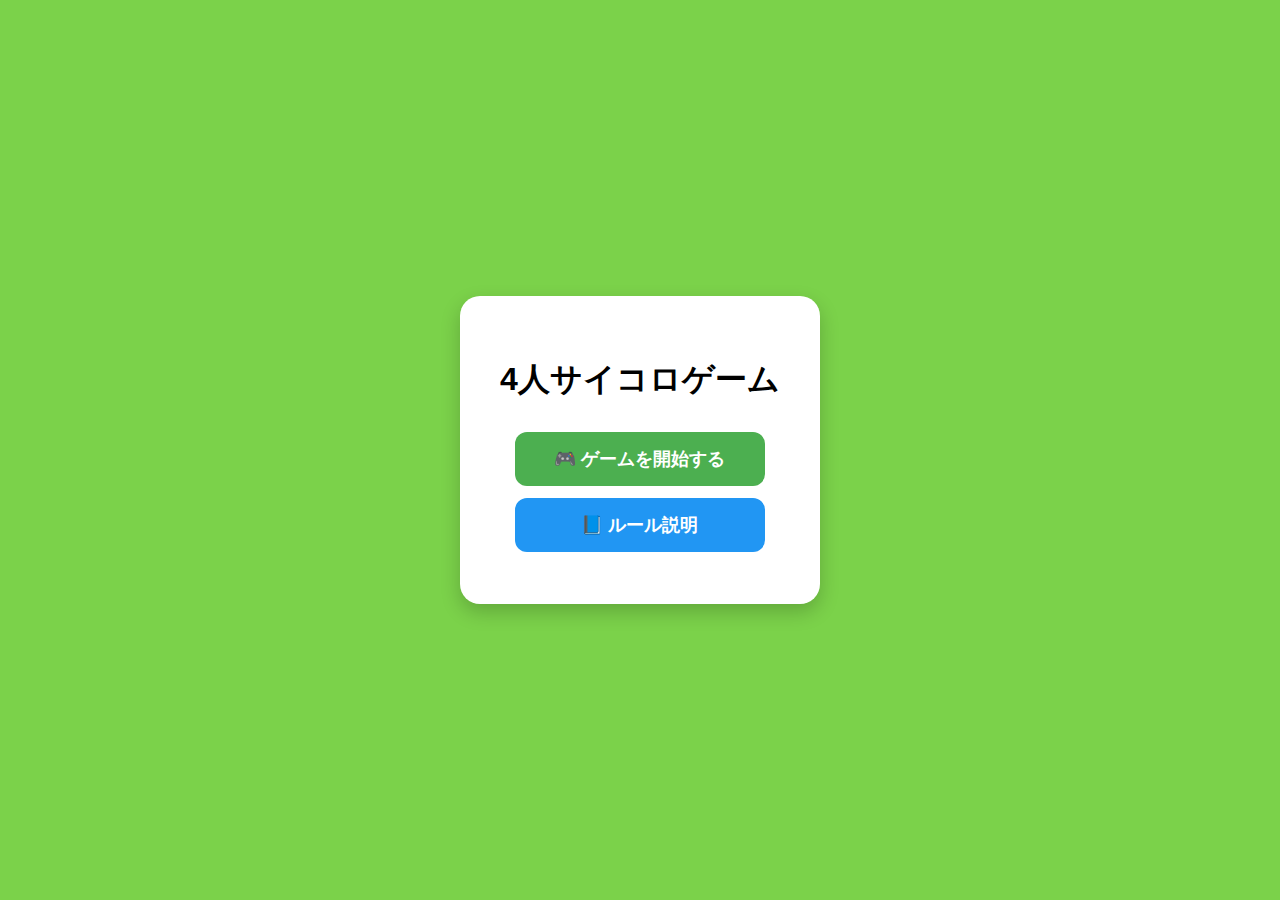
<file: index.html>
<!DOCTYPE html>
<html lang="ja">
<head>
<meta charset="UTF-8">
<title>ルドー × イベントマネーゲーム</title>
<style>
body{
  font-family: Arial, sans-serif;
  background: #7bd24a;
  margin:0;
  height:100vh;
  display:flex;
  justify-content:center;
  align-items:center;
}
.box{
  background:#fff;
  padding:40px;
  border-radius:20px;
  text-align:center;
  box-shadow:0 8px 20px rgba(0,0,0,0.2);
}
h1{margin-bottom:30px;}
.btn{
  display:block;
  width:250px;
  margin:12px auto;
  padding:15px;
  background:#4CAF50;
  color:#fff;
  font-weight:bold;
  border:none;
  border-radius:12px;
  font-size:18px;
  cursor:pointer;
}
.btn:hover{opacity:0.9;}
.rule-btn{
  background:#2196F3;
}
</style>
</head>
<body>

<div class="box">
  <h1>4人サイコロゲーム</h1>
  <button class="btn" onclick="location.href='game.html'">🎮 ゲームを開始する</button>
  <button class="btn rule-btn" onclick="location.href='rules.html'">📘 ルール説明</button>
</div>

</body>
</html>
</file>
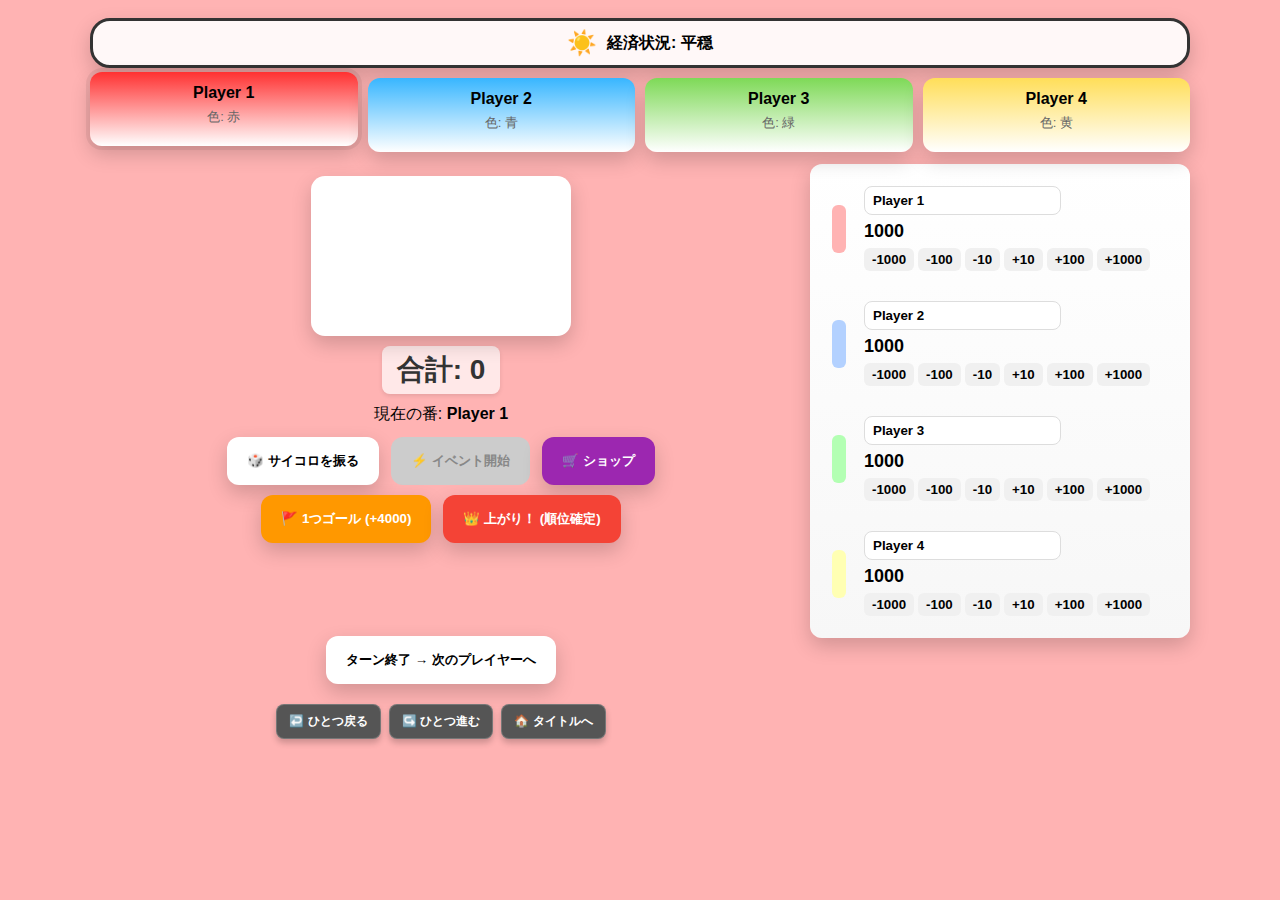
<file: game.html>
<!DOCTYPE html>
<html lang="ja">
<head>
<meta charset="UTF-8">
<meta name="viewport" content="width=device-width,initial-scale=1">
<title>4人サイコロゲーム 完全版（合計値表示機能付き）</title>
<style>
  .money-particle {
  position: fixed;
  pointer-events: none;
  font-size: 40px;
  font-weight: 900;
  z-index: 9999;
  animation: floatUp 1.2s ease-out forwards;
  text-shadow: 2px 2px 0 #000, -2px -2px 0 #000, 2px -2px 0 #000, -2px 2px 0 #000;
}

@keyframes floatUp {
  0% { transform: translateY(0); opacity: 1; }
  100% { transform: translateY(-120px); opacity: 0; }
}
:root{
  --bg:#7bd24a; --card:#fff; --muted:#666; --shadow:0 8px 20px rgba(0,0,0,0.18);
}
/* 背景色のアニメーション */
body{height:100%;margin:0;font-family:"Helvetica Neue",Arial,sans-serif;transition: background 0.8s ease; transition: background 1s ease;}

.wrap{max-width:1100px;margin:0 auto;padding:18px;display:flex;flex-direction:column;min-height:100%;}
.players{display:flex;gap:10px;justify-content:space-between;margin-bottom:12px;}
.player{flex:1;padding:12px;border-radius:12px;background:linear-gradient(180deg,#fff,#f0f0f0);box-shadow:var(--shadow);display:flex;flex-direction:column;align-items:center;transition:transform .18s;text-align:center; position: relative;}
.player.current{outline:4px solid rgba(0,0,0,0.06);transform:translateY(-6px);}

/* ゴール済みプレイヤーのスタイル */
.player.finished { opacity: 0.7; background: #ddd; }
.player.finished::after { content: "GOAL"; position: absolute; top: 50%; left: 50%; transform: translate(-50%, -50%) rotate(-15deg); font-size: 40px; font-weight: 800; color: rgba(255,0,0,0.3); border: 4px solid rgba(255,0,0,0.3); padding: 5px 20px; border-radius: 10px; pointer-events: none;}

.player .name{font-weight:800;margin-bottom:6px;}
.player .meta{font-size:13px;color:var(--muted);}
.player .buff{margin-top:8px;color:#b12727;font-weight:700;}
.player.lost{opacity:0.4;text-decoration:line-through;}
.p1{background:linear-gradient(180deg,#ff3131,#fff);}
.p2{background:linear-gradient(180deg,#38b6ff,#fff);}
.p3{background:linear-gradient(180deg,#7ed957,#fff);}
.p4{background:linear-gradient(180deg,#ffde59,#fff);}
.main-grid{display:grid;grid-template-columns:1fr 380px;gap:18px;align-items:start;}
.board{display:flex;flex-direction:column;align-items:center;padding:12px;}
.dice-box{width:260px;height:160px;border-radius:14px;background:var(--card);box-shadow:var(--shadow);display:flex;align-items:center;justify-content:center;position:relative;}
.dice-images{display:flex;gap:10px;align-items:center;justify-content:center;}
.dice-images img{width:80px;height:80px;object-fit:contain;transition:transform .45s ease;}
.controls{display:flex;gap:12px;align-items:center;margin-top:14px;flex-wrap:wrap;justify-content:center;}

/* === 追加されたスタイル === */
#dice-sum {
  margin-top: 10px;
  font-size: 28px;
  font-weight: 900;
  color: #333;
  padding: 5px 15px;
  border-radius: 8px;
  background: rgba(255, 255, 255, 0.7);
  box-shadow: 0 2px 4px rgba(0, 0, 0, 0.1);
}
/* ======================== */

.icon-btn{width:44px;height:44px;border-radius:8px;border:0;background:#f3f3f3;font-size:20px;display:flex;align-items:center;justify-content:center;cursor:pointer;box-shadow:0 4px 12px rgba(0,0,0,0.08);}
.big-btn{height:48px;padding:0 20px;border-radius:12px;border:0;background:#fff;font-weight:800;box-shadow:var(--shadow);cursor:pointer;}

/* ボタン無効化時のスタイル */
button:disabled {
  background: #ccc !important;
  color: #888 !important;
  cursor: not-allowed !important;
  transform: none !important;
  box-shadow: none !important;
}

/* ボタンの色分け */
.shop-btn{background:#9c27b0; color:#fff;} 
.goal-btn{background:#ff9800; color:#fff;}
.finish-btn{background:#f44336; color:#fff;}

.event-card{border-radius:12px;background:linear-gradient(180deg,#fff8d9,#fff);box-shadow:var(--shadow);display:flex;align-items:center;justify-content:center;padding:14px;font-size:16px;color:#222;transition:transform .25s,opacity .25s;}
.event-card.hidden{opacity:0;transform:translateY(12px);pointer-events:none;}
.event-label{font-weight:800;margin-right:10px;color:#b27b00;}
.event-sub{font-size:14px;color:var(--muted);}
.money-panel{background:linear-gradient(180deg,#fff,#f7f7f7);border-radius:12px;padding:12px;box-shadow:var(--shadow);display:flex;flex-direction:column;gap:10px;}
.person-money{display:flex;align-items:center;gap:12px;padding:10px;border-radius:10px;}
.name-input{border-radius:8px;border:1px solid #ddd;padding:6px 8px;font-weight:700;}
.total{font-size:18px;font-weight:800;margin-top:6px;}
.color-bar{width:14px;height:48px;border-radius:6px;margin-right:6px;}
.money-buttons{display:flex;flex-wrap:wrap;gap:4px;margin-top:6px;}
.money-buttons button{padding:4px 8px;border-radius:6px;border:0;background:#f0f0f0;font-weight:700;cursor:pointer;transition:0.2s;}
.money-buttons button:hover{background:#ddd;}
#quiz-modal{position:fixed;top:0;left:0;width:100%;height:100%;background:rgba(0,0,0,0.65);display:none;align-items:center;justify-content:center;z-index:999;}
#quiz-box{background:#fff;padding:24px;border-radius:16px;max-width:600px;width:90%;text-align:center;box-shadow:0 8px 20px rgba(0,0,0,0.3);}
#quiz-box h2{margin-bottom:16px;font-size:20px;}
#quiz-options{display:flex;flex-direction:column;gap:10px;margin-top:12px;}
#quiz-options button{padding:12px;border-radius:10px;border:0;background:#f0f0f0;font-weight:700;cursor:pointer;transition:0.2s;}
#quiz-options button:hover{background:#ddd;}
#quiz-result{margin-top:16px;font-weight:800;font-size:18px;}
#quiz-ok{margin-top:16px;padding:10px 20px;border-radius:12px;border:0;background:#4CAF50;color:#fff;font-weight:800;cursor:pointer;display:none;}
#winner-modal{position:fixed;top:0;left:0;width:100%;height:100%;background:rgba(0,0,0,0.65);display:none;align-items:center;justify-content:center;z-index:1000;}
#winner-box{background:#fff;padding:32px;border-radius:16px;max-width:500px;width:90%;text-align:center;box-shadow:0 8px 20px rgba(0,0,0,0.3);}
#winner-box h2{font-size:28px;margin-bottom:16px;}
#winner-box button{padding:12px 20px;border-radius:12px;border:0;background:#4CAF50;color:#fff;font-weight:800;cursor:pointer;}

/* ショップモーダル用CSS */
#shop-modal{position:fixed;top:0;left:0;width:100%;height:100%;background:rgba(0,0,0,0.65);display:none;align-items:center;justify-content:center;z-index:999;}
#shop-box{background:#fff;padding:24px;border-radius:16px;max-width:600px;width:90%;box-shadow:0 8px 20px rgba(0,0,0,0.3);}
#shop-box h2{margin-bottom:16px;font-size:20px; text-align:center; color:#9c27b0;}
.shop-list{display:grid; grid-template-columns:1fr 1fr; gap:10px;}
.shop-item{border:2px solid #eee; border-radius:10px; padding:10px; display:flex; flex-direction:column; align-items:center; text-align:center;}
.shop-item h3{margin:5px 0; font-size:16px;}
.shop-item p{font-size:12px; color:#666; height:30px;}
.shop-price{font-weight:800; color:#e91e63; margin-bottom:8px;}
.shop-buy-btn{padding:8px 16px; border-radius:8px; border:none; background:#9c27b0; color:#fff; font-weight:700; cursor:pointer;}
.shop-buy-btn:disabled{background:#ccc; cursor:not-allowed;}
#shop-close{margin-top:16px; width:100%; padding:10px; border-radius:10px; border:none; background:#666; color:#fff; font-weight:700; cursor:pointer;}
.target-btn{background:#e91e63; margin-top:5px; padding:10px; border-radius:8px; border:none; color:#fff; font-weight:700; cursor:pointer; width:100%;}

/* 万能薬回復確認モーダル */
#recovery-modal {position:fixed;top:0;left:0;width:100%;height:100%;background:rgba(0,0,0,0.65);display:none;align-items:center;justify-content:center;z-index:1001;}
#recovery-box {background:#fff;padding:24px;border-radius:16px;max-width:400px;width:90%;text-align:center;box-shadow:0 8px 20px rgba(0,0,0,0.3);}
#recovery-box h2 {color:#e91e63; margin-bottom:12px;}
#recovery-text {margin-bottom:20px; font-weight:bold;}
.recovery-actions {display:flex; gap:10px; justify-content:center;}
.rec-btn {padding:10px 20px; border-radius:8px; border:none; font-weight:bold; cursor:pointer; color:#fff;}
.rec-yes {background:#4CAF50;}
.rec-no {background:#f44336;}

body{height:100%;margin:0;font-family:"Helvetica Neue",Arial,sans-serif;}
/* 経済状況表示パネル */
#economy-panel {
  background: rgba(255,255,255,0.9);
  padding: 8px 16px;
  border-radius: 20px;
  margin-bottom: 10px;
  text-align: center;
  font-weight: bold;
  box-shadow: var(--shadow);
  display: flex;
  align-items: center;
  justify-content: center;
  gap: 10px;
  border: 2px solid #333;
  transition: background 0.5s ease;
  border: 3px solid #333;
}
#economy-icon { font-size: 24px; }

/* 誤作動対策コントロール（位置をターン終了の下へ変更） */
.system-controls {
  display: flex;
  justify-content: center;
  gap: 8px;
  margin-top: 20px;
  width: 100%;
}
.sys-btn {
  background: #555; 
  color: #fff; 
  border: 1px solid rgba(255,255,255,0.2);
  padding: 8px 12px; 
  border-radius: 8px; 
  cursor: pointer; 
  font-size: 12px; 
  text-decoration: none;
  font-weight: bold;
  box-shadow: 0 4px 6px rgba(0,0,0,0.2);
  transition: 0.2s;
}
.sys-btn:hover { background: #333; transform: translateY(-2px); }
.sys-btn:active { transform: translateY(0); }
</style>
</head>
<body>
<div class="wrap">

  <div id="economy-panel">
    <span id="economy-icon">☀️</span>
    <span id="economy-text">経済状況: 平穏</span>
  </div>

<div class="players" id="players">
  <div class="player p1 current" id="pl-1"><div class="name" id="plname-0">Player 1</div><div class="meta">色: 赤</div><div class="buff" id="buff-1"></div></div>
  <div class="player p2" id="pl-2"><div class="name" id="plname-1">Player 2</div><div class="meta">色: 青</div><div class="buff" id="buff-2"></div></div>
  <div class="player p3" id="pl-3"><div class="name" id="plname-2">Player 3</div><div class="meta">色: 緑</div><div class="buff" id="buff-3"></div></div>
  <div class="player p4" id="pl-4"><div class="name" id="plname-3">Player 4</div><div class="meta">色: 黄</div><div class="buff" id="buff-4"></div></div>
</div>

<div class="main-grid">
  <section class="board">
    <div class="dice-box" aria-live="polite">
      <div class="dice-images" id="dice-area"></div>
    </div>
    
    <div id="dice-sum">合計: 0</div>
    <div style="margin-top:10px">現在の番: <strong id="turn-name">Player 1</strong></div>
    
    <div class="controls" style="margin-top:12px">
      <button class="big-btn" id="rollBtn">🎲 サイコロを振る</button>
      <button class="big-btn" id="eventBtn">⚡ イベント開始</button>
      <button class="big-btn shop-btn" id="shopBtn">🛒 ショップ</button>
    </div>
    
    <div class="controls" style="margin-top:10px;">
        <button class="big-btn goal-btn" id="goalBtn">🚩 1つゴール (+4000)</button>
        <button class="big-btn finish-btn" id="finishBtn">👑 上がり！ (順位確定)</button>
    </div>

    <div style="width:100%;max-width:520px;margin-top:14px">
      <div class="event-card hidden" id="event-card" role="status" aria-live="polite">
        <div>
          <div class="event-label" id="event-label">イベント</div>
          <div class="event-sub" id="event-text">ここにイベントが表示されます</div>
        </div>
      </div>
    </div>
    <div style="margin-top:12px">
      <button class="big-btn" id="endBtn">ターン終了 → 次のプレイヤーへ</button>
    </div>

    <div class="system-controls">
      <button class="sys-btn" id="undoBtn">↩️ ひとつ戻る</button>
      <button class="sys-btn" id="redoBtn">↪️ ひとつ進む</button>
      <a href="index.html" class="sys-btn">🏠 タイトルへ</a>
    </div>

  </section>

  <aside class="money-panel"></aside>
</div>

<div id="recovery-modal">
  <div id="recovery-box">
    <h2>💊 回復確認</h2>
    <p id="recovery-text">万能薬 ($300) を購入して、<br>状態異常を回復しますか？</p>
    <div class="recovery-actions">
      <button class="rec-btn rec-yes" id="rec-yes-btn">はい ($300払う)</button>
      <button class="rec-btn rec-no" id="rec-no-btn">いいえ (スキップ)</button>
    </div>
  </div>
</div>

<div id="dice-six-modal" style="position:fixed;top:0;left:0;width:100%;height:100%;background:rgba(0,0,0,0.8);display:none;align-items:center;justify-content:center;z-index:9999;">
  <div style="background:#fff;padding:30px;border-radius:20px;text-align:center;box-shadow:0 10px 30px rgba(0,0,0,0.5);max-width:400px;width:90%;">
    <h2 style="color:#d32f2f;margin-top:0;">🎲 6が出ました！</h2>
    <p style="font-weight:bold;margin-bottom:20px; color:#333;">どちらのアクションを行いますか？</p>
    <div style="display:flex;flex-direction:column;gap:15px;">
      <button id="choice-reroll" style="padding:15px;font-size:18px;font-weight:bold;background:#4CAF50;color:#fff;border:none;border-radius:12px;cursor:pointer;">もう一度サイコロを振る</button>
      <button id="choice-spawn" style="padding:15px;font-size:18px;font-weight:bold;background:#2196F3;color:#fff;border:none;border-radius:12px;cursor:pointer;">新しいコマを出す(出庫)</button>
    </div>
  </div>
</div>

<div id="shop-modal">
  <div id="shop-box">
    <h2 id="shop-title">アイテムショップ</h2>
    <div class="shop-list" id="shop-list"></div>
    <button id="shop-close">閉じる</button>
  </div>
</div>

<div id="quiz-modal">
  <div id="quiz-box">
    <h2 id="quiz-question">問題</h2>
    <div id="quiz-options"></div>
    <div id="quiz-result"></div>
    <button id="quiz-ok">OK</button>
  </div>
</div>

<div id="winner-modal">
  <div id="winner-box">
    <h2 id="winner-text">〇〇 win!!</h2>
    <button id="restart-btn">次のゲームへ</button>
  </div>
</div>

<div id="lottery-modal" style="position:fixed;top:0;left:0;width:100%;height:100%;background:rgba(0,0,0,0.8);display:none;align-items:center;justify-content:center;z-index:1100;color:#fff;">
  <div style="background:#222;padding:30px;border-radius:20px;text-align:center;border:4px solid #ffd700;max-width:400px;width:90%;">
    <h2 style="color:#ffd700;margin-bottom:20px;">🎰 宝くじルーレット 🎰</h2>
    <div id="roulette-display" style="font-size:48px;font-weight:900;margin:30px 0;color:#fff;text-shadow:0 0 10px #ffd700;height:60px;">$0</div>
    <button id="lottery-stop-btn" class="big-btn" style="background:#ffd700;color:#000;width:100%;font-size:20px;">STOP!</button>
    <button id="lottery-ok-btn" class="big-btn" style="background:#4CAF50;color:#fff;width:100%;font-size:20px;display:none;">賞金を受け取る</button>
  </div>
</div>

<div id="dice-selection-modal" style="position:fixed;top:0;left:0;width:100%;height:100%;background:rgba(0,0,0,0.65);display:none;align-items:center;justify-content:center;z-index:1005;">
  <div style="background:#fff;padding:24px;border-radius:16px;text-align:center;box-shadow:0 8px 20px rgba(0,0,0,0.3);">
    <h2>進む数を選んでください</h2>
    <div id="dice-selection-btns" style="display:grid;grid-template-columns:repeat(3,1fr);gap:10px;margin-top:15px;">
      </div>
    <button onclick="document.getElementById('dice-selection-modal').style.display='none'" style="margin-top:15px;padding:8px;border:none;background:#666;color:#fff;border-radius:8px;cursor:pointer;width:100%;">キャンセル</button>
  </div>
</div>

</div>

<script>
  function openDiceSelection(player) {
  const modal = document.getElementById('dice-selection-modal');
  const container = document.getElementById('dice-selection-btns');
  container.innerHTML = '';
  modal.style.display = 'flex';

  // 1から6までのボタンを作成
  for (let i = 1; i <= 6; i++) {
    const btn = document.createElement('button');
    btn.textContent = i;
    btn.style.cssText = "padding:15px;font-size:20px;font-weight:bold;border-radius:10px;border:none;background:#38b6ff;color:#fff;cursor:pointer;";
    
    btn.onclick = () => {
      saveState();
      modal.style.display = 'none';
      shopModal.style.display = 'none'; // ショップを閉じる
      
      // プレイヤーを移動させる
      player.pos += i;
      showEventCard(`${player.name}は自在カードで ${i} マス進んだ！`);
      
      // 移動後のUI更新
      updateUI();
      
      // もし移動後の処理（イベント発生など）を自動で行いたい場合はここに追記
    };
    container.appendChild(btn);
  }
}
  function spawnMoneyParticle(amount) {
  const el = document.createElement('div');
  el.className = 'money-particle';
  
  if (amount > 0) {
    el.textContent = `+$${amount}`;
    el.style.color = '#4eff4e'; 
  } else if (amount < 0) {
    el.textContent = `-$${Math.abs(amount)}`;
    el.style.color = '#ff4e4e';
  } else {
    return;
  }

  el.style.left = (window.innerWidth / 2 - 50) + 'px';
  el.style.top = (window.innerHeight / 2) + 'px';

  document.body.appendChild(el);
  setTimeout(() => el.remove(), 1200);
}
// --- 履歴管理システム（Undo/Redo） ---
let historyStack = [];
let redoStack = [];

// 状態保存（操作の直前に呼ぶ）
function saveState() {
  if(historyStack.length > 20) historyStack.shift(); 
  const state = {
    players: JSON.parse(JSON.stringify(players)),
    currentPlayer: currentPlayer,
    economyMode: economyMode,
    rankCounter: rankCounter,
    isExtraRoll: isExtraRoll,
    rollDisabled: rollBtn.disabled,
    eventDisabled: eventBtn.disabled
  };
  historyStack.push(state);
  redoStack = []; 
}

// 状態復元
function restoreState(state) {
  players.forEach((p, i) => {
    Object.assign(p, state.players[i]);
  });
  
  currentPlayer = state.currentPlayer;
  economyMode = state.economyMode;
  rankCounter = state.rankCounter;
  isExtraRoll = state.isExtraRoll;
  
  rollBtn.disabled = state.rollDisabled;
  eventBtn.disabled = state.eventDisabled;
  
  updateEconomyDisplay();
  updateUI();
}

document.getElementById('undoBtn').addEventListener('click', () => {
  if (historyStack.length > 0) {
    const currentState = {
        players: JSON.parse(JSON.stringify(players)),
        currentPlayer: currentPlayer,
        economyMode: economyMode,
        rankCounter: rankCounter,
        isExtraRoll: isExtraRoll,
        rollDisabled: rollBtn.disabled,
        eventDisabled: eventBtn.disabled
    };
    redoStack.push(currentState);
    
    const prevState = historyStack.pop();
    restoreState(prevState);
    showEventCard("↩️ ひとつ前の状態に戻しました");
  } else {
    showEventCard("これ以上戻れません");
  }
});

document.getElementById('redoBtn').addEventListener('click', () => {
  if (redoStack.length > 0) {
    const currentState = {
        players: JSON.parse(JSON.stringify(players)),
        currentPlayer: currentPlayer,
        economyMode: economyMode,
        rankCounter: rankCounter,
        isExtraRoll: isExtraRoll,
        rollDisabled: rollBtn.disabled,
        eventDisabled: eventBtn.disabled
    };
    historyStack.push(currentState);

    const nextState = redoStack.pop();
    restoreState(nextState);
    showEventCard("↪️ ひとつ進みました");
  } else {
    showEventCard("これ以上進めません");
  }
});

// --- 既存ロジック ---

let isExtraRoll = false;
let economyMode = 'normal'; 
let rankCounter = 1; 
const rankBonuses = [0, 10000, 8000, 5000, 2000];

let diceCount = 1;
let currentPlayer = 0;
const players = [
  {name:"Player 1", total:1000, buff:0, skipTurn:0, reverse:0, pos:0, color:"#ff5858", lost:false, finished:false, rank:0,color:"#ffb3b3"},
  {name:"Player 2", total:1000, buff:0, skipTurn:0, reverse:0, pos:0, color:"#4da6ff", lost:false, finished:false, rank:0,color:"#b3d1ff"},
  {name:"Player 3", total:1000, buff:0, skipTurn:0, reverse:0, pos:0, color:"#7df07e", lost:false, finished:false, rank:0,color:"#b3ffb3"},
  {name:"Player 4", total:1000, buff:0, skipTurn:0, reverse:0, pos:0, color:"#ffd86b", lost:false, finished:false, rank:0,color:"#ffffb3"}
];

// --- クイズの発生確率を約10%にするため、"クイズ！"を3つに増やしました ---
const events = [
  "もう一度サイコロを振って出た目分戻る","もう一度サイコロを振って出た目分進む","次のターンサイコロ1つ追加",
  "全部のコマスタートに戻る","コマを１つゴールに進める","次のターン、進むマス×２",
  "もう一回行動できる","1ターン休み","次のターンだけ他のプレイヤーの攻撃回避",
  "強奪(次の番のプレイヤーから$800もらえる)","一交換(右隣の人とコマの場所交換)","3ターン逆走",
  "次のターンサイコロ3つ追加","次のターンサイコロ2つ追加",
  "会社でプロジェクトが成功し、臨時ボーナスが出た、$1000獲得","万引き成功$5000獲得","お金を拾った$800獲得","$フリマアプリで高く売れた$3000獲得","恋人ができた$500獲得","ご祝儀をもらった$900獲得","仮想通貨で大当たり$7000獲得",
  "競馬に負けた$800失う","クレジットカード不正利用$1000失う","クーリングオフに失敗$500失う","玉突き事故足折れた$900失う","詐欺メールに引っかかる$200失う","株失敗$8000失う","ゴールのコマ失う",
  "クイズ！","クイズ！","クイズ！","宝くじ","宝くじ","宝くじ","宝くじ" // 10% (3/30) の確率で発生
];
// ------------------------------------------------------------------------------------------

let lotteryInterval;
let currentLotteryAmount = 0;
const lotteryValues = [0, 100, 300, 500, 1000, 2000, 3000, 5000, 10000];

function startLottery(pIdx) {
  const modal = document.getElementById('lottery-modal');
  const display = document.getElementById('roulette-display');
  const stopBtn = document.getElementById('lottery-stop-btn');
  const okBtn = document.getElementById('lottery-ok-btn');
  
  modal.style.display = 'flex';
  stopBtn.style.display = 'block';
  okBtn.style.display = 'none';
  display.style.color = "#ffd700"; // 初期の色

  // ルーレット回転アニメーション
  lotteryInterval = setInterval(() => {
    currentLotteryAmount = lotteryValues[Math.floor(Math.random() * lotteryValues.length)];
    display.textContent = `$${currentLotteryAmount}`;
  }, 50);

  stopBtn.onclick = () => {
    clearInterval(lotteryInterval);
    stopBtn.style.display = 'none';
    okBtn.style.display = 'block';
    display.style.color = "#fff"; // 確定時の色
    display.textContent = `当選！ $${currentLotteryAmount}`;
  };

  okBtn.onclick = () => {
    saveState(); // 履歴に保存
    
    let finalAmount = currentLotteryAmount;
    
    // 1. 経済状況（インフレ・デフレ）を反映させる
    if(economyMode === 'inflation') finalAmount *= 2;
    if(economyMode === 'deflation') finalAmount = Math.floor(finalAmount / 2);
    
    // 2. プレイヤーの所持金を増やす
    players[pIdx].total += finalAmount;

    // ★ 3. パーティクル（浮き上がる数字）を表示
    if (finalAmount > 0) {
      spawnMoneyParticle(finalAmount); 
    }
    
    // 4. UIを更新してモーダルを閉じる
    updateUI();
    modal.style.display = 'none';
    
    // 5. メッセージを表示
    showEventCard(`${players[pIdx].name}は宝くじで$${finalAmount}獲得！`);
    
    // 6. ボタン制御
    rollBtn.disabled = true;
    eventBtn.disabled = true;
  };
}

const quizzes=[
  {q:"第二次世界大戦で日本が降伏した年は？", options:["1944","1945","1946","1947"], answer:1},
  {q:"フランス革命が始まった年は？", options:["1788","1789","1790","1791"], answer:1},
  {q:"日本国憲法の施行日は？", options:["1945年5月3日","1946年5月3日","1947年5月3日","1948年5月3日"], answer:2},
  {q:"元素 Fe（鉄）の酸化状態で最も安定しているものは？", options:["+1","+2","+3","+4"], answer:2},
  {q:"高校生物で、遺伝情報を担う物質は？", options:["タンパク質","RNA","DNA","脂質"], answer:2},
  {q:"酸化還元反応で電子を失うものは？", options:["酸化剤","還元剤","水","酸素"], answer:1},
  {q:"ニュートンの法則で、物体に力が加わるとどうなる？", options:["速度が変わる","位置が変わるだけ","質量が変わる","加速度は一定"], answer:0},
  {q:"sin30°の値は？", options:["1/2","√2/2","√3/2","1"], answer:0},
  {q:"光の屈折で光が媒質に入るとき速度はどうなる？", options:["速くなる","遅くなる","変わらない","逆方向に曲がる"], answer:1},
  {q:"葉緑体で起こる反応は？", options:["呼吸","光合成","発酵","分解"], answer:1},
  {q:"DNA複製は細胞周期のどの段階で行われる？", options:["分裂期","間期","前期","後期"], answer:1},
  {q:"日本の三権分立の行政権を担うのは？", options:["国会","内閣","裁判所","地方自治体"], answer:1},
  {q:"日本の国会は衆議院と何で構成される？", options:["参議院","上院","下院","国務院"], answer:0},
  {q:"第二次世界大戦後、国際連合が設立された年は？", options:["1944","1945","1946","1947"], answer:1},
  {q:"光の反射で入射角=反射角の法則を発見した人物は？", options:["ニュートン","スネル","フック","アインシュタイン"], answer:1},
  {q:"If I ___ you, I would have apologized earlier.", options:["am","was","were","be"], answer:2},
  {q:"Choose the correct sentence.", options:["Hardly I had arrived when it started raining.","Hardly had I arrived when it started raining.","I had hardly arrived when it started raining.","Hardly had I arrived it started raining."], answer:1},
  {q:"He insisted on ___ early.", options:["to leave","leaving","leave","leaved"], answer:1},
  {q:"The book, ___ was on the table, disappeared.", options:["who","whom","which","whose"], answer:2},
  {q:"No sooner ___ the train than it started raining.", options:["did he leave","he left","had he left","he had left"], answer:2},
  {q:"I wish I ___ studied harder for the exam.", options:["have","had","had had","would have"], answer:2},
  {q:"Rarely ___ such a beautiful sunset.", options:["I have seen","have I seen","I saw","I had seen"], answer:1},
  {q:"She made him ___ the report immediately.", options:["finish","finished","to finish","finishing"], answer:0},
  {q:"If it ___ for your help, I couldn't have completed it.", options:["wasn't","weren't","hadn't been","isn't"], answer:2},
  {q:"He has been working here ___ five years.", options:["since","for","from","during"], answer:1},
  {q:"アメリカ独立宣言は何年に採択された？", options:["1775","1776","1777","1778"], answer:1},
  {q:"フランス革命で権力を握った人物は？", options:["ルイ16世","ナポレオン","ロベスピエール","ルイ14世"], answer:2},
  {q:"イギリスで産業革命が最初に始まった分野は？", options:["繊維産業","鉄鋼業","造船業","農業"], answer:0},
  {q:"元素 O（酸素）は周期表の何族？", options:["ハロゲン","希ガス","酸素族","アルカリ金属"], answer:2},
  {q:"日本の最高裁判所はどの権力に属する？", options:["立法","行政","司法","検察"], answer:2},
  {q:"高校物理で、光は真空中で何m/sで伝わる？", options:["3×10⁶","3×10⁸","3×10¹⁰","3×10¹²"], answer:1},
  {q:"高校化学で、水酸化ナトリウム NaOH は何性？", options:["酸性","塩基性","中性","酸化性"], answer:1},
  {q:"高校地理で、日本の北海道地方の気候は？", options:["亜寒帯湿潤気候","温暖湿潤気候","地中海性気候","砂漠気候"], answer:0},
  {q:"第二次世界大戦後、冷戦が始まった理由は？", options:["資源争奪","イデオロギー対立","植民地獲得","宗教対立"], answer:1}
];

const countEl=document.getElementById('count'); 
const diceAreaEl=document.getElementById('dice-area');
const diceSumEl=document.getElementById('dice-sum'); // === 追加 ===
const rollBtn=document.getElementById('rollBtn');
const eventBtn=document.getElementById('eventBtn');
const goalBtn=document.getElementById('goalBtn');
const finishBtn=document.getElementById('finishBtn');
const endBtn=document.getElementById('endBtn');
const eventCard=document.getElementById('event-card');
const eventText=document.getElementById('event-text');
const eventLabel=document.getElementById('event-label');
const turnName=document.getElementById('turn-name');

const quizModal=document.getElementById('quiz-modal');
const quizQuestion=document.getElementById('quiz-question');
const quizOptions=document.getElementById('quiz-options');
const quizResult=document.getElementById('quiz-result');
const quizOk=document.getElementById('quiz-ok');

const winnerModal=document.getElementById('winner-modal');
const winnerText=document.getElementById('winner-text');
const restartBtn=document.getElementById('restart-btn');

function updateUI(){
  for(let i=0;i<players.length;i++){
    const el=document.getElementById('pl-'+(i+1));
    el.classList.remove('lost', 'current', 'finished');
    if(players[i].lost) el.classList.add('lost');
    if(players[i].finished) el.classList.add('finished');
    if(i===currentPlayer) el.classList.add('current');
    
    let buffs=[];
    if(players[i].finished) {
       buffs.push(`🏆 ${players[i].rank}位でゴール！`);
    } else {
       if(players[i].buff>0) buffs.push(`🎲 +${players[i].buff}`);
       if(players[i].reverse>0) buffs.push(`🔄${players[i].reverse}ターン逆走`);
       if(players[i].skipTurn>0) buffs.push(`⏸${players[i].skipTurn}ターン休み`);
    }
    
    document.getElementById('buff-'+(i+1)).textContent=buffs.join(" / ");
    document.getElementById('plname-'+i).textContent=players[i].name;
    const totEl=document.getElementById('total-'+i);
    if(totEl) totEl.textContent=players[i].total;
    if(players[i].total <=0 && !players[i].lost){
      players[i].lost=true;
      showEventCard(`${players[i].name} は所持金0で失格になりました！`);
    }
  }
  turnName.textContent=players[currentPlayer].name;
  document.body.style.backgroundColor = players[currentPlayer].color;
  checkWinner();
}

function checkWinner(){
  const active = players.filter(p=> !p.lost && !p.finished);
  const survivors = players.filter(p => !p.lost);
  
  if(active.length === 0 || (survivors.length === 1 && survivors[0].finished)){
     let maxMoney = -999999;
     let winner = null;
     players.forEach(p => {
       if(!p.lost && p.total > maxMoney){
         maxMoney = p.total;
         winner = p;
       }
     });
     if(winner){
       winnerText.textContent = `資産王: ${winner.name} ($${winner.total})`;
       winnerModal.style.display='flex';
     }
  }
}

restartBtn.addEventListener('click',()=>{
  saveState(); 
  players.forEach(p=>{
    p.total=1000; p.buff=0; p.skipTurn=0; p.reverse=0; p.pos=0; p.lost=false; p.finished=false; p.rank=0;
  });
  currentPlayer=0;
  diceCount=1;
  rankCounter=1;
  isExtraRoll = false; 
  rollBtn.disabled = false; eventBtn.disabled = true; 
  economyMode = 'normal'; updateEconomyDisplay(); 
  winnerModal.style.display='none';
  diceSumEl.textContent = '合計: 0'; // === 追加 ===
  updateUI();
});

function clearDice(){diceAreaEl.innerHTML='';}
// 修正: showDiceRoll関数で合計値を返すように変更
function showDiceRoll(n){
  clearDice();
  let actualN = n;
  if(economyMode === 'burst') actualN = Math.max(1, actualN - 1);
  if(economyMode === 'ice') actualN = Math.max(1, actualN - 1);
  if(economyMode === 'wind') actualN += 1;
  
  let totalVal = 0; // 合計値変数

  for(let i=0;i<actualN;i++){
    const num=Math.floor(Math.random()*6)+1;
    totalVal += num; // 加算
    const img=document.createElement('img');
    img.src=`./dice${num}.png`;
    img.alt=`dice ${num}`;
    img.style.transform='translateY(-14px) rotate(-18deg) scale(0.92)';
    diceAreaEl.appendChild(img);
    ((el,delay)=>{setTimeout(()=>{el.style.transition='transform .45s cubic-bezier(.2,.8,.2,1)'; el.style.transform='translateY(0) rotate(0) scale(1)';}, delay);})(img,i*90);
  }
  if(economyMode === 'burst' && n > actualN) showEventCard("バブル崩壊中！サイコロが減りました！");
  
  diceSumEl.textContent = '合計: ' + totalVal; // === 合計値を画面に表示 ===
  
  return totalVal; // 合計値を返す
}

function showEventCard(text){
  eventLabel.textContent='イベント';
  eventText.textContent=text;
  eventCard.classList.remove('hidden');
  clearTimeout(eventCard._timeout);
  eventCard._timeout=setTimeout(()=>eventCard.classList.add('hidden'),4000);
}

function applyEventEffect(text, p) {
  saveState();

  // 宝くじとクイズは特殊な関数へ飛ばす
  if (text === "宝くじ") {
    startLottery(p);
    return;
  }
  if (text === "クイズ！") {
    startQuiz(p);
    return;
  }

  // 特殊効果の処理
  if (text.includes('次のターンサイコロ1つ追加')) players[p].buff += 1;
  if (text.includes('3ターン逆走')) players[p].reverse = 3;
  if (text.includes('次のターンサイコロ3つ追加')) players[p].buff += 3;
  if (text.includes('次のターンサイコロ2つ追加')) players[p].buff += 2;
  if (text.includes('1ターン休み')) players[p].skipTurn = 1;

  // 数字が含まれている場合の金額処理
  const m = text.match(/([0-9]{1,7})/);
  if (m) {
    let num = parseInt(m[1], 10);
    
    // 経済状況（景気）による変動
    if (economyMode === 'inflation') {
      num *= 2;
      text += " (インフレx2!)";
    } else if (economyMode === 'deflation') {
      num = Math.floor(num / 2);
      text += " (デフレ/2...)";
    }

    // お金の増減とパーティクル表示
    if (text.includes('獲得')) {
      players[p].total += num;
      spawnMoneyParticle(num); // 緑色のふわっとした数字を出す
    } else if (text.includes('失う')) {
      players[p].total -= num;
      spawnMoneyParticle(-num); // 赤色のふわっとした数字を出す
    }
  }

  updateUI();
  showEventCard(`${players[p].name} のイベント: ${text}`);

  // 追加行動があるかどうかの判定
  const isExtraAction = text.includes("分戻る") || text.includes("分進む") || text.includes("もう一回行動");
  if (isExtraAction) {
    rollBtn.disabled = false;
    eventBtn.disabled = true;
    isExtraRoll = true;
  } else {
    rollBtn.disabled = true;
    eventBtn.disabled = true;
  }
}

function startQuiz(playerIndex){
  const idx = Math.floor(Math.random() * quizzes.length);
  const quiz = quizzes[idx];
  quizQuestion.textContent = quiz.q;
  quizOptions.innerHTML = '';
  quizResult.textContent = '';
  quizOk.style.display = 'none';
  quizModal.style.display = 'flex';
  
  quiz.options.forEach((opt, i) => {
    const btn = document.createElement('button');
    btn.textContent = opt;
    btn.onclick = () => {
      saveState(); 
      
      // すべてのボタンを無効化（連打防止）
      const allBtns = quizOptions.querySelectorAll('button');
      allBtns.forEach(b => b.disabled = true);

      if (i === quiz.answer) {
        // 正解の処理
        players[playerIndex].total += 1200;
        spawnMoneyParticle(1200); // ★緑の数字を出す
        quizResult.textContent = "正解！＋1200＄";
        quizResult.style.color = "#4CAF50";
      } else {
        // 不正解の処理
        players[playerIndex].total -= 500;
        spawnMoneyParticle(-500); // ★赤の数字を出す
        quizResult.textContent = "不正解…−500＄";
        quizResult.style.color = "#f44336";
      }
      
      quizOk.style.display = 'inline-block';
      updateUI();
    };
    quizOptions.appendChild(btn);
  });
}
quizOk.addEventListener('click',()=>{
    quizModal.style.display='none';
    rollBtn.disabled = true;
    eventBtn.disabled = true;
});

eventBtn.disabled = true;

rollBtn.addEventListener('click', () => {
  const player = players[currentPlayer];
  if (player.lost) { showEventCard(`${player.name} は失格のため振れません`); return; }
  if (player.finished) { showEventCard(`${player.name} はゴール済みです`); return; }

  if (player.skipTurn > 0) {
    showEventCard(`${player.name} は休みのため振れません`);
    player.skipTurn--;
    updateUI();
    return;
  }

  saveState();

  const totalDice = diceCount + player.buff;
  const rollResult = showDiceRoll(totalDice); // サイコロを振る

  player.buff = 0;
  updateUI();

  // --- ここから選択画面の処理 ---
  if (rollResult === 6) {
    const modal = document.getElementById('dice-six-modal');
    modal.style.display = 'flex'; // モーダルを表示

    // A.「もう一度振る」を選択
    document.getElementById('choice-reroll').onclick = () => {
      modal.style.display = 'none';
      rollBtn.disabled = false; // ボタンを再び有効化
      eventBtn.disabled = true;
      isExtraRoll = true;
      showEventCard("追加ターン獲得！もう一度振ってください。");
    };

    // B.「コマを出す」を選択
    document.getElementById('choice-spawn').onclick = () => {
      modal.style.display = 'none';
      rollBtn.disabled = true;
      eventBtn.disabled = false;
      showEventCard("新しいコマを出庫しました！");
    };
    
    return; // 6の時はここで終了（下の通常処理をさせない）
  }

  // --- 6以外の場合の通常処理 ---
  showEventCard(`${player.name}、合計: ${rollResult}！ 出目の分進んでください！`);

  if (isExtraRoll) {
    rollBtn.disabled = true;
    eventBtn.disabled = true;
    isExtraRoll = false;
  } else {
    rollBtn.disabled = true;
    eventBtn.disabled = false;
  }
});

eventBtn.addEventListener('click',()=>{
  const idx=Math.floor(Math.random()*events.length);
  const text=events[idx];
  applyEventEffect(text,currentPlayer);
});

goalBtn.addEventListener('click', ()=>{
  saveState();
  const p = players[currentPlayer];
  p.total += 4000;
  showEventCard(`🚩 ${p.name}、コマゴール！ +$4000`);
  updateUI();
});

finishBtn.addEventListener('click', ()=>{
  saveState();
  const p = players[currentPlayer];
  if(p.finished) return;
  p.finished = true;
  if(rankCounter <= 4){
    const bonus = rankBonuses[rankCounter];
    p.total += bonus;
    p.rank = rankCounter;
    showEventCard(`👑 ${p.name}、${rankCounter}位で全コマゴール！ ボーナス+$${bonus}`);
    rankCounter++;
  } else {
    p.rank = rankCounter;
    showEventCard(`👑 ${p.name}、全コマゴール！`);
  }
  updateUI();
});


const economyData = {
  normal: {name:"平穏", bg:"#7bd24a", icon:"☀️"},
  inflation: {name:"インフレ (金額2倍)", bg:"#ffeb3b", icon:"📈"},
  deflation: {name:"デフレ (金額半減)", bg:"#cfd8dc", icon:"📉"},
  burst: {name:"バブル崩壊 (10%没収)", bg:"#7b1fa2", icon:"😱"}
};

function updateEconomyDisplay(){
  const w = economyData[economyMode];
  const panel = document.getElementById('economy-panel'); // パネル要素を取得
  
  document.getElementById('economy-icon').textContent = w.icon;
  document.getElementById('economy-text').textContent = "経済状況: " + w.name;
  
  // パネルの背景色だけを書き換える
  panel.style.backgroundColor = w.bg;
}

function checkEconomyChange(){
  if(Math.random() < 0.2){
    const keys = Object.keys(economyData);
    const nextKey = keys[Math.floor(Math.random() * keys.length)];
    economyMode = nextKey;
    updateEconomyDisplay();
    showEventCard(`⚠️ 経済状況が「${economyData[nextKey].name}」に変わりました！`);
  }
}

function endTurn() {
    saveState(); 

    rollBtn.disabled = false;
    eventBtn.disabled = true;
    isExtraRoll = false;
    diceSumEl.textContent = '合計: 0'; // === ターン終了時にリセット ===

    if(players[currentPlayer].reverse > 0) players[currentPlayer].reverse--;
    if(economyMode === 'burst' && !players[currentPlayer].lost && players[currentPlayer].total > 0){
       players[currentPlayer].total = Math.floor(players[currentPlayer].total * 0.9);
    }
    proceedToNextPlayer();
}

function proceedToNextPlayer() {
    checkEconomyChange();
    findNextPlayable(1);
}

function findNextPlayable(offset) {
    if(offset > 4) { updateUI(); return; }
    
    let nextIdx = (currentPlayer + offset) % players.length;
    let nextP = players[nextIdx];
    
    if(nextP.lost || nextP.finished) {
       return findNextPlayable(offset + 1);
    }
    
    currentPlayer = nextIdx;
    
    if(nextP.skipTurn > 0) {
       const cost = 300;
       if(nextP.total >= cost) {
          showRecoveryModal(nextP);
          updateUI();
          return;
       } else {
          showEventCard(`${nextP.name} は休みです (所持金不足)`);
          nextP.skipTurn--;
          updateUI();
          rollBtn.disabled = true;
          eventBtn.disabled = true;
          setTimeout(() => { endTurn(); }, 1500);
          return;
       }
    }
    
    updateUI();
    showEventCard(`${nextP.name} の番です！`);
}

const recModal = document.getElementById('recovery-modal');
const recText = document.getElementById('recovery-text');
const recYes = document.getElementById('rec-yes-btn');
const recNo = document.getElementById('rec-no-btn');

function showRecoveryModal(p) {
   recText.innerHTML = `${p.name}さん、万能薬($300)を購入して<br>休み状態を回復しますか？`;
   recModal.style.display = 'flex';
}

recYes.onclick = () => {
   saveState();
   const p = players[currentPlayer];
   if(p.total >= 300) {
      p.total -= 300;
      p.skipTurn = 0;
      if(p.reverse > 0) p.reverse = 0; 
      showEventCard(`${p.name} は万能薬で回復しました！`);
      recModal.style.display = 'none';
      updateUI();
      rollBtn.disabled = false;
   }
};

recNo.onclick = () => {
   saveState();
   const p = players[currentPlayer];
   showEventCard(`${p.name} は回復しませんでした (1回休み)`);
   p.skipTurn--;
   recModal.style.display = 'none';
   updateUI();
   rollBtn.disabled = true;
   setTimeout(() => { endTurn(); }, 1000);
};


const moneyPanel=document.querySelector('.money-panel');
for(let i=0;i<4;i++){
  const p=players[i];
  const div=document.createElement('div');
  div.className='person-money';
  div.innerHTML=`<div class="color-bar" style="background:${p.color}"></div>
  <div class="info">
  <input class="name-input" id="money-name-${i}" value="${p.name}" />
  <div class="total" id="total-${i}">${p.total}</div>
  <div class="money-buttons">
    <button data-val="-1000">-1000</button>
    <button data-val="-100">-100</button>
    <button data-val="-10">-10</button>
    <button data-val="+10">+10</button>
    <button data-val="+100">+100</button>
    <button data-val="+1000">+1000</button>
  </div>
  </div>`;
  moneyPanel.appendChild(div);

  const buttons = div.querySelectorAll('.money-buttons button');
  buttons.forEach(btn=>{
    btn.addEventListener('click',()=>{
      saveState(); 
      const val = parseInt(btn.getAttribute('data-val'),10);
      p.total += val;
      updateUI();
    });
  });
}

function endTurn() {
  const currentPlayerObj = players[currentPlayer];
  const activePlayers = players.filter(p => !p.lost && !p.finished);
  
  if (activePlayers.length > 0) {
    const lowestPlayer = activePlayers.reduce((prev, curr) => 
      (prev.total < curr.total) ? prev : curr, activePlayers[0]
    );

    // テスト用に1.0 (100%)。本番は0.03に。
    if (Math.random() < 0.03 && currentPlayerObj === lowestPlayer) {
      saveState();
      
      // --- 演出：大迫力の天使降臨 ---
      const bonus = 30000;
      currentPlayerObj.total += bonus;

      // 1. 巨大な天使の羽根を背景に表示
      const overlay = document.createElement('div');
      overlay.style.cssText = `
        position:fixed; top:0; left:0; width:100%; height:100%;
        background: radial-gradient(circle, rgba(255,255,255,1) 0%, rgba(255,215,0,0.3) 100%);
        z-index:10000; display:flex; align-items:center; justify-content:center;
        flex-direction:column; animation: fadeInOut 3s forwards; pointer-events:none;
      `;
      overlay.innerHTML = `
        <div style="font-size:120px; filter:drop-shadow(0 0 20px gold); animation: float 1s infinite alternate;">👼</div>
        <div style="font-size:40px; font-weight:900; color:#d4af37; text-shadow:2px 2px 10px white; margin-top:20px;">
          DIVINE BLESSING!
        </div>
        <div style="font-size:60px; font-weight:900; color:#fff; -webkit-text-stroke:2px gold;">+$${bonus.toLocaleString()}</div>
      `;
      document.body.appendChild(overlay);

      // 2. 羽根（パーティクル）を散らす
      for(let i=0; i<30; i++) {
        setTimeout(() => {
          const leaf = document.createElement('div');
          leaf.textContent = '🕊️';
          leaf.style.cssText = `
            position:fixed; left:${Math.random()*100}%; top:-50px; font-size:${20+Math.random()*30}px;
            z-index:10001; transition: transform 3s linear, top 3s linear; opacity:0.8;
          `;
          document.body.appendChild(leaf);
          setTimeout(() => {
            leaf.style.top = '110%';
            leaf.style.transform = `translateX(${(Math.random()-0.5)*200}px) rotate(${Math.random()*360}deg)`;
          }, 10);
          setTimeout(() => leaf.remove(), 3000);
        }, i * 100);
      }

      // 3. 画面を揺らす（スクリーンシェイク）
      document.body.style.animation = "shake 0.5s ease-in-out";
      
      showEventCard(`✨ 神の加護！最下位の${currentPlayerObj.name}に奇跡が起きました！ ✨`);

      // 3秒後に演出用要素を削除
      setTimeout(() => {
        overlay.remove();
        document.body.style.animation = "";
      }, 3000);
    }
  }

  // --- ターン交代処理 ---
  currentPlayer = (currentPlayer + 1) % players.length;
  while (players[currentPlayer].lost || players[currentPlayer].finished) {
    currentPlayer = (currentPlayer + 1) % players.length;
  }
  
  isExtraRoll = false;
  rollBtn.disabled = false;
  eventBtn.disabled = true;
  clearDice();
  if(diceSumEl) diceSumEl.textContent = '合計: 0';
  updateUI();
}

// 演出用のアニメーションCSSを追加
const style = document.createElement('style');
style.innerHTML = `
  @keyframes fadeInOut { 0% {opacity:0;} 20% {opacity:1;} 80% {opacity:1;} 100% {opacity:0;} }
  @keyframes float { from {transform:translateY(0) scale(1);} to {transform:translateY(-20px) scale(1.1);} }
  @keyframes shake { 0%, 100% {transform:translateX(0);} 25% {transform:translateX(-10px);} 75% {transform:translateX(10px);} }
`;
document.head.appendChild(style);

endBtn.onclick = endTurn;

// ボタンにこの新しい endTurn を登録
endBtn.onclick = endTurn;

endBtn.addEventListener('click',endTurn);

const shopBtn = document.getElementById('shopBtn');
const shopModal = document.getElementById('shop-modal');
const shopList = document.getElementById('shop-list');
const shopClose = document.getElementById('shop-close');
const shopTitle = document.getElementById('shop-title');

const items = [
  {name: "スニーカー", cost: 4000, desc: "次のサイコロ +1", effect: (p) => { p.buff += 1; }},
  {name: "ロケット", cost: 10000, desc: "次のサイコロ +3", effect: (p) => { p.buff += 3; }},
  {name: "万能薬", cost: 3000, desc: "休み・逆走を回復", effect: (p) => { p.skipTurn = 0; p.reverse = 0; }},
  {name: "妨害電波", cost: 6000, desc: "選んだ人を1回休みにする", effect: null} ,
  {name: "自在カード",cost: 15000,desc: "1〜6の好きな数だけ進める。",effect: (p) => {openDiceSelection(p);}},
];

function openShop(){
  const p = players[currentPlayer];
  shopTitle.textContent = "アイテムショップ";
  shopList.innerHTML = "";
  shopList.style.display = "grid"; 
  
  items.forEach(item => {
    const div = document.createElement('div');
    div.className = 'shop-item';
    const canBuy = p.total >= item.cost;
    
    div.innerHTML = `
      <h3>${item.name}</h3>
      <p>${item.desc}</p>
      <div class="shop-price">$${item.cost}</div>
      <button class="shop-buy-btn" ${canBuy ? '' : 'disabled'}>購入</button>
    `;
    
    div.querySelector('button').addEventListener('click', () => {
      if(p.total >= item.cost){
        if(item.name === "妨害電波"){
           // ターゲット選択が必要なアイテム
           showTargetSelection(p, item);
           // ※showTargetSelection側の「決定ボタン」にも
           // spawnMoneyParticle(-item.cost); を入れるのがおすすめです
        } else {
           // 通常アイテムの購入
           saveState(); 
           p.total -= item.cost;
           
           // ★ここでお金が減るエフェクト（パーティクル）を表示
           spawnMoneyParticle(-item.cost); 
           
           item.effect(p);
           showEventCard(`${p.name}が${item.name}を購入しました！`);
           updateUI();
           shopModal.style.display = 'none';
        }
      }
    });
    
    shopList.appendChild(div);
  });
  shopModal.style.display = 'flex';
}

function showTargetSelection(buyer, item){
  shopTitle.textContent = "誰を休みにしますか？";
  shopList.innerHTML = "";
  shopList.style.display = "flex";
  shopList.style.flexDirection = "column";

  players.forEach((target, idx) => {
    if(idx !== currentPlayer && !target.lost){
      const btn = document.createElement('button');
      btn.className = 'target-btn';
      btn.textContent = `${target.name} (現在地:${target.total}$)`;
      btn.onclick = () => {
        saveState(); 
        buyer.total -= item.cost;
        target.skipTurn += 1;
        showEventCard(`${buyer.name}が${item.name}を使用！${target.name}は1回休み！`);
        updateUI();
        shopModal.style.display = 'none';
      };
      shopList.appendChild(btn);
    }
  });

  const backBtn = document.createElement('button');
  backBtn.textContent = "戻る";
  backBtn.style.marginTop = "10px";
  backBtn.onclick = openShop; 
  shopList.appendChild(backBtn);
}

shopBtn.addEventListener('click', openShop);
shopClose.addEventListener('click', () => { shopModal.style.display = 'none'; });

updateUI();
// キーボードショートカットの実装
document.addEventListener('keydown', (event) => {
  // 入力フォームにフォーカスがある時は無効
  if (event.target.tagName === 'INPUT' || event.target.tagName === 'TEXTAREA') return;

  const key = event.key.toLowerCase();
  const isShift = event.shiftKey;

  // Shift + S : ショップ
  if (isShift && key === 's') {
    event.preventDefault();
    if (!shopBtn.disabled) shopBtn.click();
    return;
  }

  // S : サイコロ
  if (key === 's' && !isShift) {
    if (!rollBtn.disabled) rollBtn.click();
  }

  // E : イベント
  if (key === 'e') {
    if (!eventBtn.disabled) eventBtn.click();
  }

  // N : ターン終了 (ここを修正)
  if (key === 'n') {
    if (!endBtn.disabled) {
      event.preventDefault(); // ブラウザの標準挙動を止める
      
      // 重要：ボタンのフォーカスを強制解除（二重実行を防止）
      endBtn.blur(); 
      
      // 直接関数を呼ぶ
      endTurn(); 
    }
  }
});
</script>
</body>
</html>
</file>
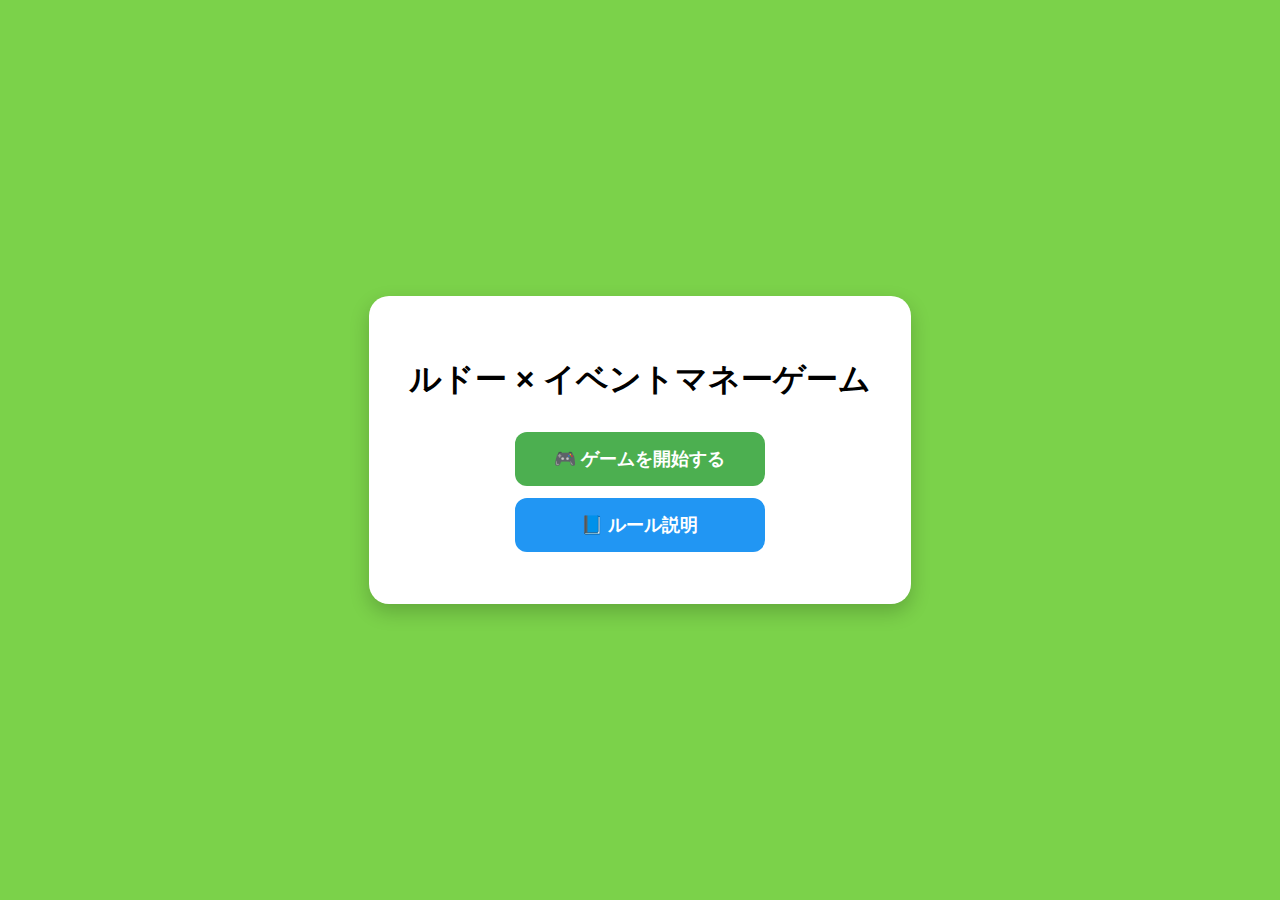
<file: home.html>
<!DOCTYPE html>
<html lang="ja">
<head>
<meta charset="UTF-8">
<title>ルドー × イベントマネーゲーム</title>
<style>
body{
  font-family: Arial, sans-serif;
  background: #7bd24a;
  margin:0;
  height:100vh;
  display:flex;
  justify-content:center;
  align-items:center;
}
.box{
  background:#fff;
  padding:40px;
  border-radius:20px;
  text-align:center;
  box-shadow:0 8px 20px rgba(0,0,0,0.2);
}
h1{margin-bottom:30px;}
.btn{
  display:block;
  width:250px;
  margin:12px auto;
  padding:15px;
  background:#4CAF50;
  color:#fff;
  font-weight:bold;
  border:none;
  border-radius:12px;
  font-size:18px;
  cursor:pointer;
}
.btn:hover{opacity:0.9;}
.rule-btn{
  background:#2196F3;
}
</style>
</head>
<body>

<div class="box">
  <h1>ルドー × イベントマネーゲーム</h1>
  <button class="btn" onclick="location.href='index.html'">🎮 ゲームを開始する</button>
  <button class="btn rule-btn" onclick="location.href='rules.html'">📘 ルール説明</button>
</div>

</body>
</html>
</file>
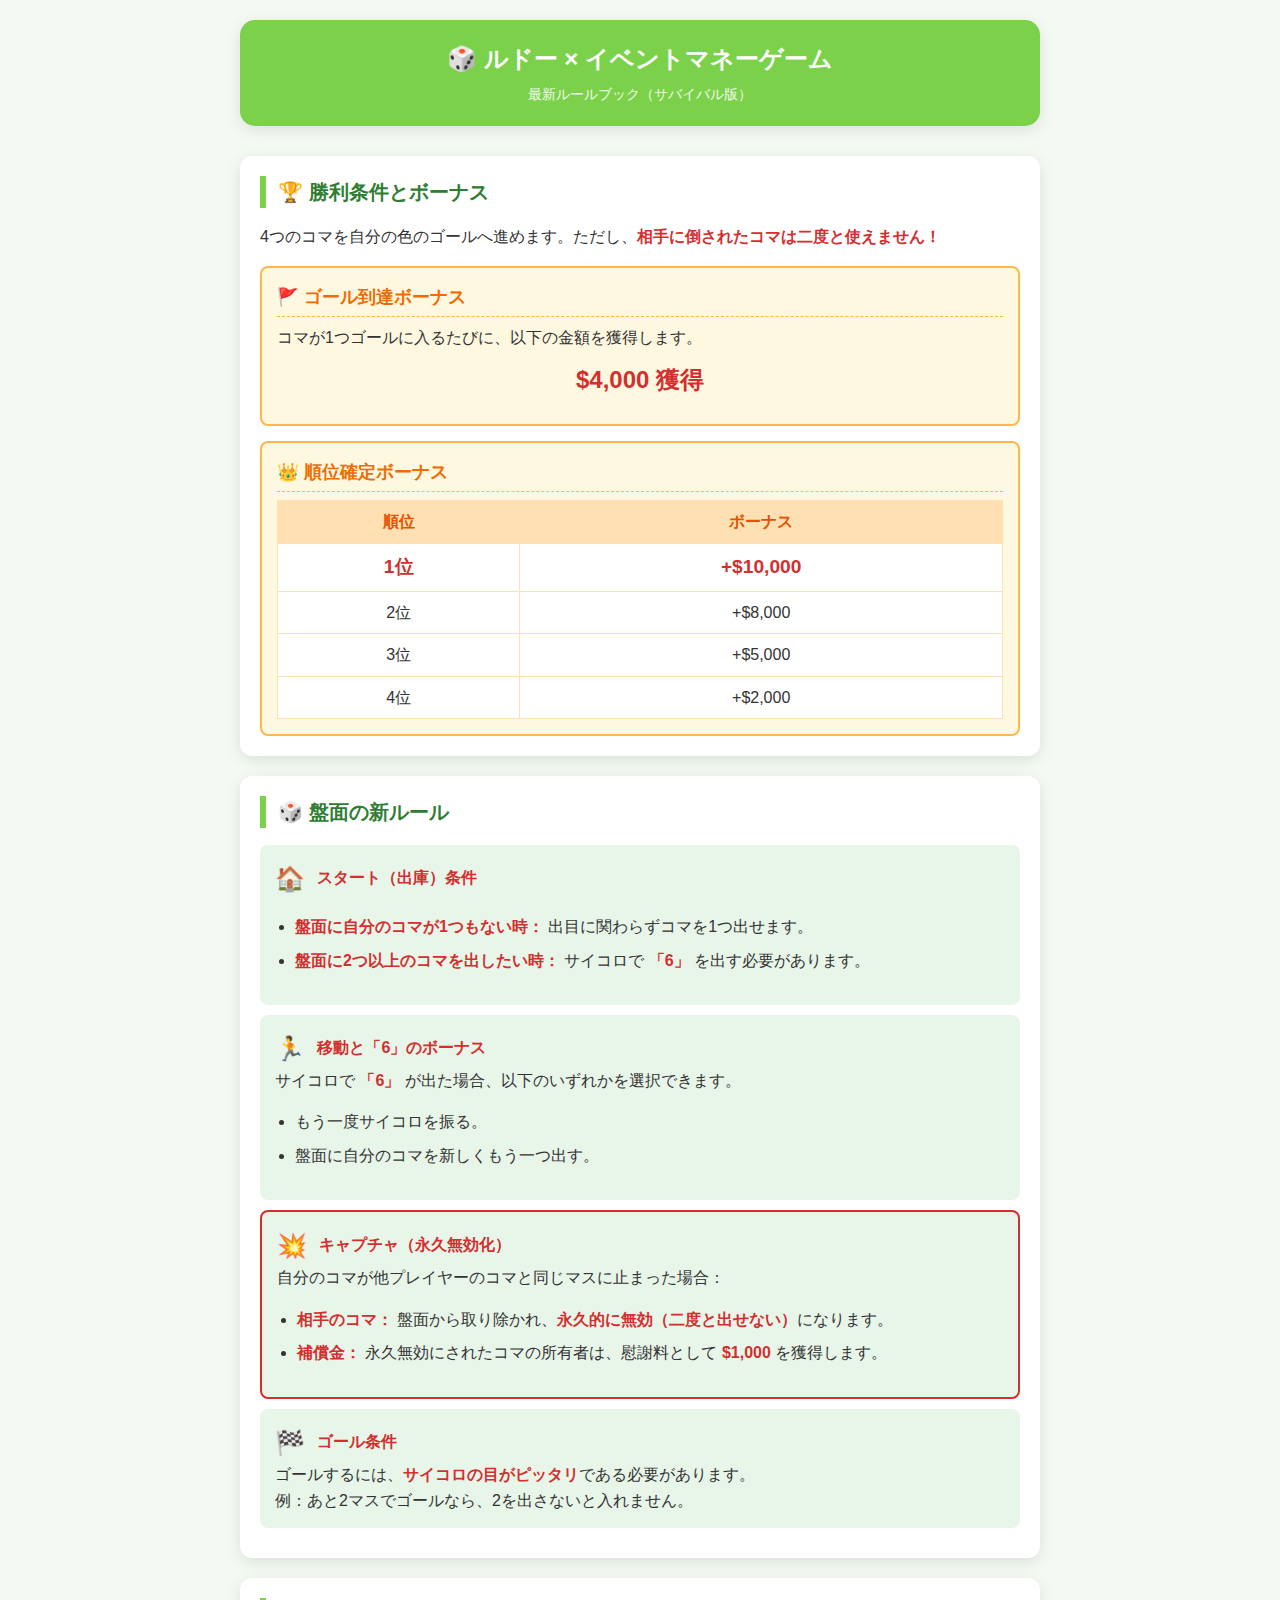
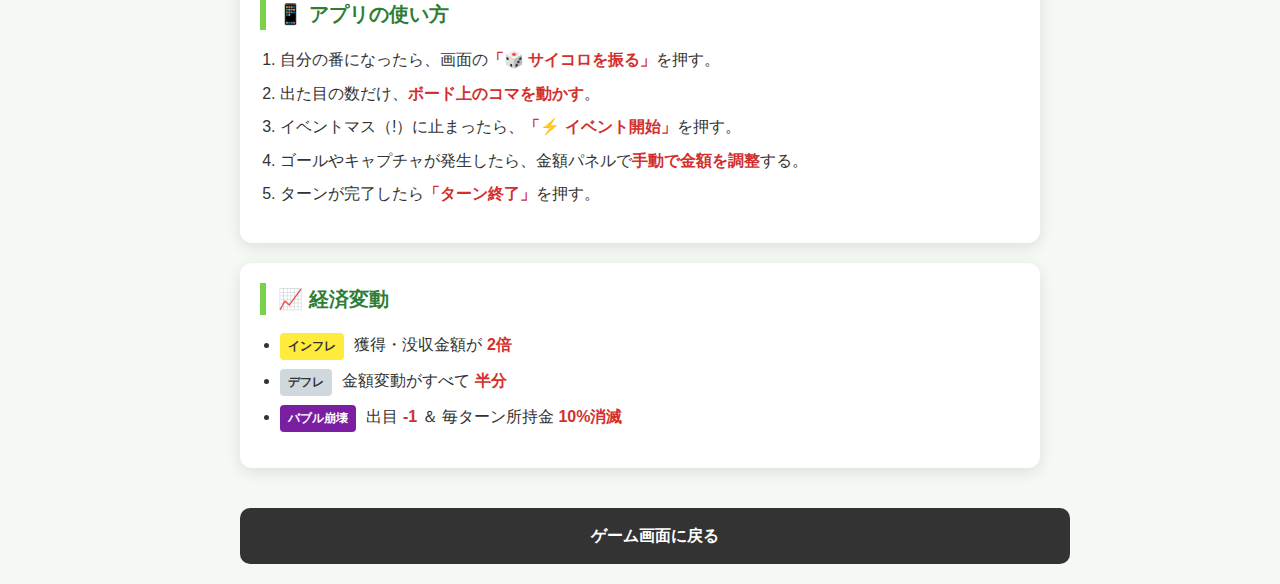
<file: rules.html>
<!DOCTYPE html>
<html lang="ja">
<head>
<meta charset="UTF-8">
<meta name="viewport" content="width=device-width,initial-scale=1">
<title>新・ゲームルール説明書</title>
<style>
  :root {
    --primary: #7bd24a;
    --accent: #ff9800;
    --text: #333;
    --bg: #f4f9f4;
    --card-bg: #fff;
    --shadow: 0 4px 15px rgba(0,0,0,0.1);
    --danger: #d32f2f;
  }
  body {
    margin: 0;
    font-family: "Helvetica Neue", Arial, sans-serif;
    background: var(--bg);
    color: var(--text);
    line-height: 1.6;
  }
  .container {
    max-width: 800px;
    margin: 0 auto;
    padding: 20px;
  }
  header {
    text-align: center;
    margin-bottom: 30px;
    padding: 20px;
    background: var(--primary);
    color: #fff;
    border-radius: 15px;
    box-shadow: var(--shadow);
  }
  h1 { margin: 0; font-size: 24px; }
  .subtitle { font-size: 14px; opacity: 0.9; margin-top: 5px; }
  
  h2 {
    border-left: 6px solid var(--primary);
    padding-left: 12px;
    margin-top: 0;
    font-size: 20px;
    color: #2e7d32;
  }
  .card {
    background: var(--card-bg);
    padding: 20px;
    border-radius: 12px;
    box-shadow: var(--shadow);
    margin-bottom: 20px;
  }
  
  .bonus-box {
    background: #fff8e1;
    border: 2px solid #ffb74d;
    border-radius: 8px;
    padding: 15px;
    margin-top: 15px;
  }
  .bonus-heading {
    color: #ef6c00;
    font-weight: bold;
    font-size: 1.1em;
    margin-bottom: 8px;
    display: block;
    border-bottom: 1px dashed #ffb74d;
    padding-bottom: 5px;
  }
  .rank-table {
    width: 100%;
    border-collapse: collapse;
    background: #fff;
    margin-top: 8px;
  }
  .rank-table th, .rank-table td {
    border: 1px solid #ffe0b2;
    padding: 8px;
    text-align: center;
  }
  .rank-table th { background: #ffe0b2; color: #e65100; }
  .rank-1 { color: var(--danger); font-weight: bold; font-size: 1.2em; }

  .ludo-rule-box {
    background: #e8f5e9;
    border-radius: 8px;
    padding: 15px;
    margin: 10px 0;
  }
  .rule-icon { font-size: 24px; vertical-align: middle; margin-right: 8px; }
  
  ul, ol { padding-left: 20px; }
  li { margin-bottom: 8px; }
  strong { color: var(--danger); }
  
  .item-list {
    display: grid;
    grid-template-columns: 1fr 1fr;
    gap: 10px;
  }
  @media(max-width:600px){ .item-list{ grid-template-columns: 1fr; } }

  .item {
    border: 2px solid #eee;
    padding: 10px;
    border-radius: 8px;
  }
  .item-name { font-weight: bold; color: #9c27b0; }
  .item-price { color: #e91e63; font-weight: bold; float: right; }
  
  .eco-badge {
    display: inline-block;
    padding: 4px 8px;
    border-radius: 4px;
    font-weight: bold;
    color: #fff;
    font-size: 12px;
    margin-right: 6px;
  }
  .eco-normal { background: #7bd24a; }
  .eco-inf { background: #ffeb3b; color: #333; }
  .eco-def { background: #cfd8dc; color: #333; }
  .eco-burst { background: #7b1fa2; }

  .back-btn {
    display: block;
    width: 100%;
    padding: 15px;
    background: #333;
    color: #fff;
    text-align: center;
    text-decoration: none;
    border-radius: 10px;
    font-weight: bold;
    margin-top: 40px;
  }
  .important-note {
    background: #ffebee;
    border: 1px solid var(--danger);
    color: var(--danger);
    padding: 10px;
    border-radius: 8px;
    font-weight: bold;
    margin: 10px 0;
  }
</style>
</head>
<body>

  <div id="dice-six-modal" style="position:fixed;top:0;left:0;width:100%;height:100%;background:rgba(0,0,0,0.8);display:none;align-items:center;justify-content:center;z-index:1100;">
  <div style="background:#fff;padding:30px;border-radius:20px;text-align:center;box-shadow:0 10px 30px rgba(0,0,0,0.5);max-width:400px;width:90%;">
    <h2 style="color:#d32f2f;margin-top:0;">🎲 6が出ました！</h2>
    <p style="font-weight:bold;margin-bottom:20px;">アクションを選択してください</p>
    <div style="display:flex;flex-direction:column;gap:15px;">
      <button id="choice-reroll" style="padding:15px;font-size:18px;font-weight:bold;background:#4CAF50;color:#fff;border:none;border-radius:12px;cursor:pointer;">もう一度サイコロを振る</button>
      <button id="choice-spawn" style="padding:15px;font-size:18px;font-weight:bold;background:#2196F3;color:#fff;border:none;border-radius:12px;cursor:pointer;">新しいコマを出す(出庫)</button>
    </div>
  </div>
</div>

<div class="container">
  <header>
    <h1>🎲 ルドー × イベントマネーゲーム</h1>
    <div class="subtitle">最新ルールブック（サバイバル版）</div>
  </header>

  <section class="card">
    <h2>🏆 勝利条件とボーナス</h2>
    <p>4つのコマを自分の色のゴールへ進めます。ただし、<strong>相手に倒されたコマは二度と使えません！</strong></p>

    <div class="bonus-box">
      <span class="bonus-heading">🚩 ゴール到達ボーナス</span>
      コマが1つゴールに入るたびに、以下の金額を獲得します。
      <div style="font-size:1.5em; text-align:center; color:#d32f2f; margin:10px 0; font-weight:bold;">
        $4,000 獲得
      </div>
    </div>

    <div class="bonus-box">
      <span class="bonus-heading">👑 順位確定ボーナス</span>
      <table class="rank-table">
        <tr><th>順位</th><th>ボーナス</th></tr>
        <tr><td class="rank-1">1位</td><td class="rank-1">+$10,000</td></tr>
        <tr><td>2位</td><td>+$8,000</td></tr>
        <tr><td>3位</td><td>+$5,000</td></tr>
        <tr><td>4位</td><td>+$2,000</td></tr>
      </table>
    </div>
  </section>

  <section class="card">
    <h2>🎲 盤面の新ルール</h2>

    <div class="ludo-rule-box">
      <span class="rule-icon">🏠</span> <strong>スタート（出庫）条件</strong><br>
      <ul>
        <li><strong>盤面に自分のコマが1つもない時：</strong> 出目に関わらずコマを1つ出せます。</li>
        <li><strong>盤面に2つ以上のコマを出したい時：</strong> サイコロで <strong>「6」</strong> を出す必要があります。</li>
      </ul>
    </div>

    <div class="ludo-rule-box">
      <span class="rule-icon">🏃</span> <strong>移動と「6」のボーナス</strong><br>
      サイコロで <strong>「6」</strong> が出た場合、以下のいずれかを選択できます。
      <ul>
        <li>もう一度サイコロを振る。</li>
        <li>盤面に自分のコマを新しくもう一つ出す。</li>
      </ul>
    </div>

    <div class="ludo-rule-box" style="border: 2px solid var(--danger);">
      <span class="rule-icon">💥</span> <strong>キャプチャ（永久無効化）</strong><br>
      自分のコマが他プレイヤーのコマと同じマスに止まった場合：
      <ul>
        <li><strong>相手のコマ：</strong> 盤面から取り除かれ、<strong>永久的に無効（二度と出せない）</strong>になります。</li>
        <li><strong>補償金：</strong> 永久無効にされたコマの所有者は、慰謝料として <strong>$1,000</strong> を獲得します。</li>
      </ul>
    </div>

    <div class="ludo-rule-box">
      <span class="rule-icon">🏁</span> <strong>ゴール条件</strong><br>
      ゴールするには、<strong>サイコロの目がピッタリ</strong>である必要があります。<br>
      例：あと2マスでゴールなら、2を出さないと入れません。
    </div>
  </section>

  <section class="card">
    <h2>📱 アプリの使い方</h2>
    <ol>
      <li>自分の番になったら、画面の<strong>「🎲 サイコロを振る」</strong>を押す。</li>
      <li>出た目の数だけ、<strong>ボード上のコマを動かす</strong>。</li>
      <li>イベントマス（!）に止まったら、<strong>「⚡ イベント開始」</strong>を押す。</li>
      <li>ゴールやキャプチャが発生したら、金額パネルで<strong>手動で金額を調整</strong>する。</li>
      <li>ターンが完了したら<strong>「ターン終了」</strong>を押す。</li>
    </ol>
  </section>

  <section class="card">
    <h2>📈 経済変動</h2>
    <ul>
      <li><span class="eco-badge eco-inf">インフレ</span> 獲得・没収金額が <strong>2倍</strong></li>
      <li><span class="eco-badge eco-def">デフレ</span> 金額変動がすべて <strong>半分</strong></li>
      <li><span class="eco-badge eco-burst">バブル崩壊</span> 出目 <strong>-1</strong> ＆ 毎ターン所持金 <strong>10%消滅</strong></li>
    </ul>
  </section>

  <a href="game.html" class="back-btn">ゲーム画面に戻る</a>

</div>

</body>
</html>
</file>
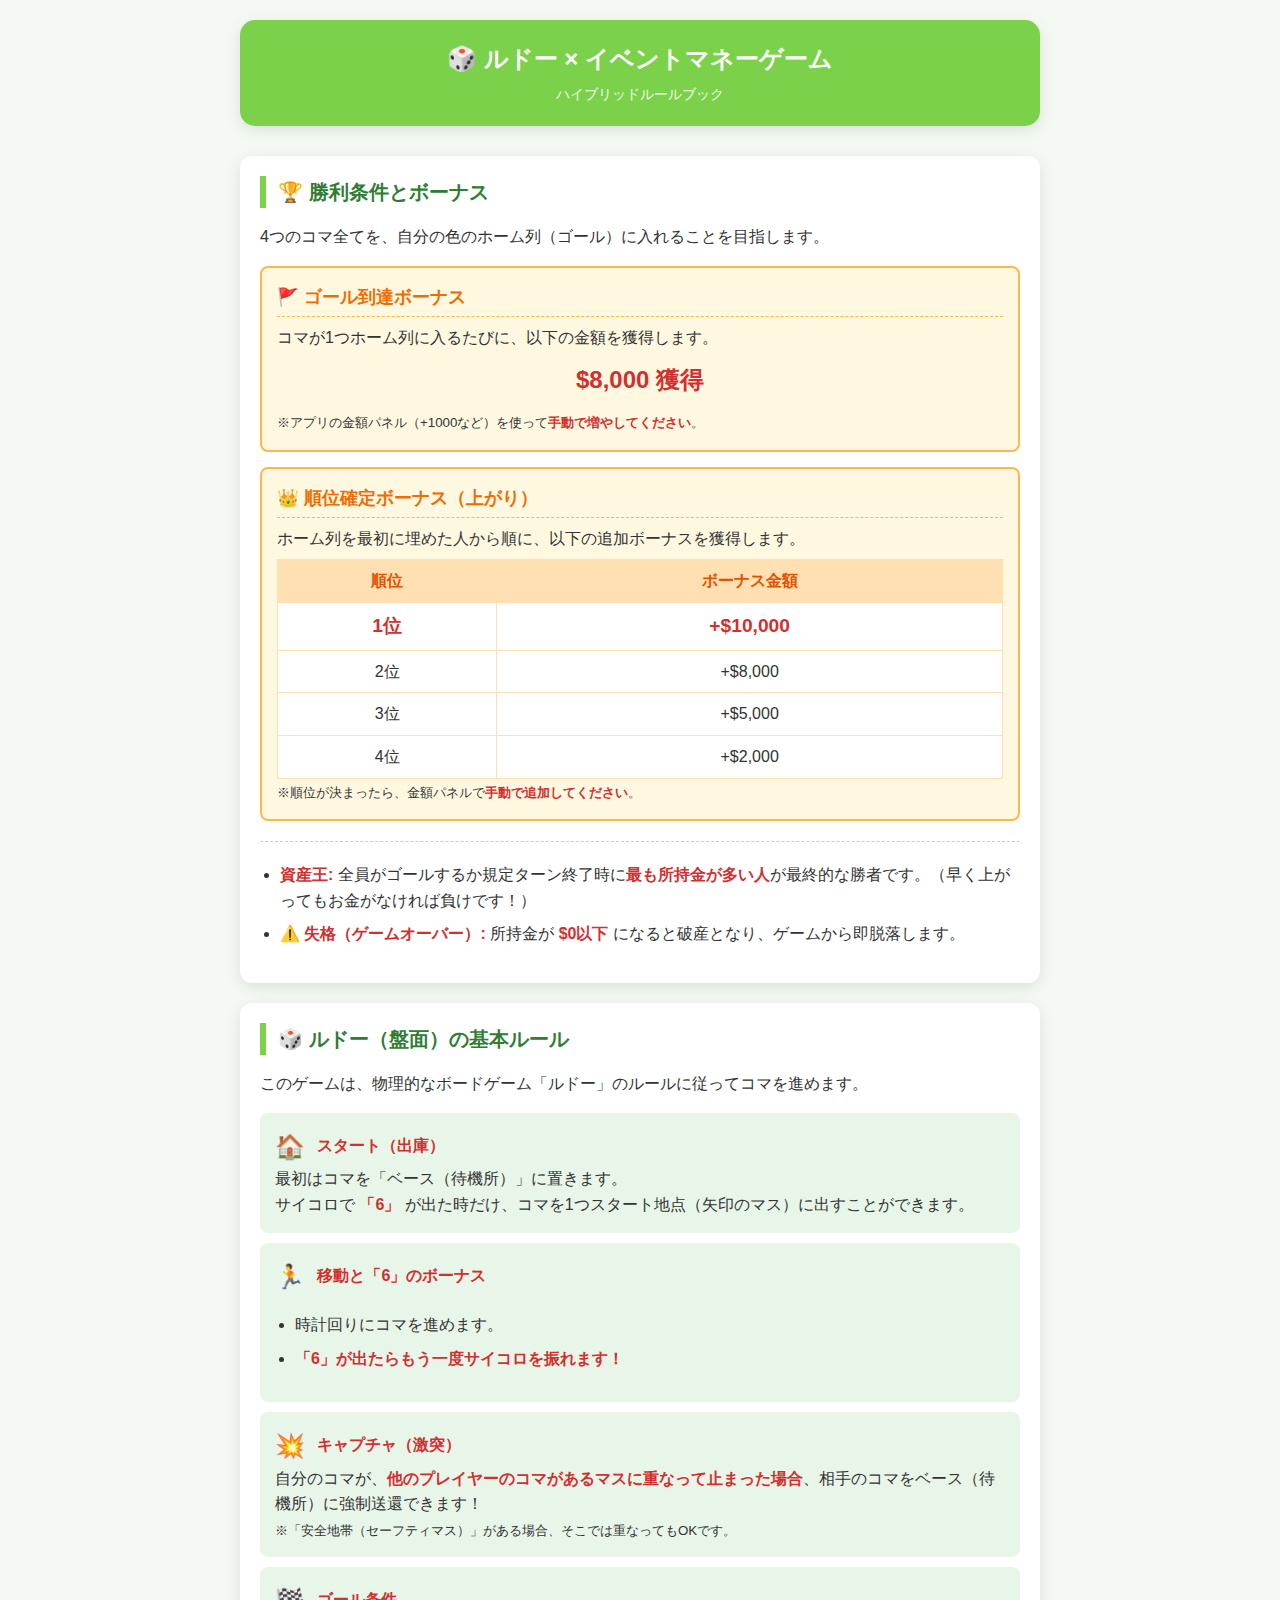
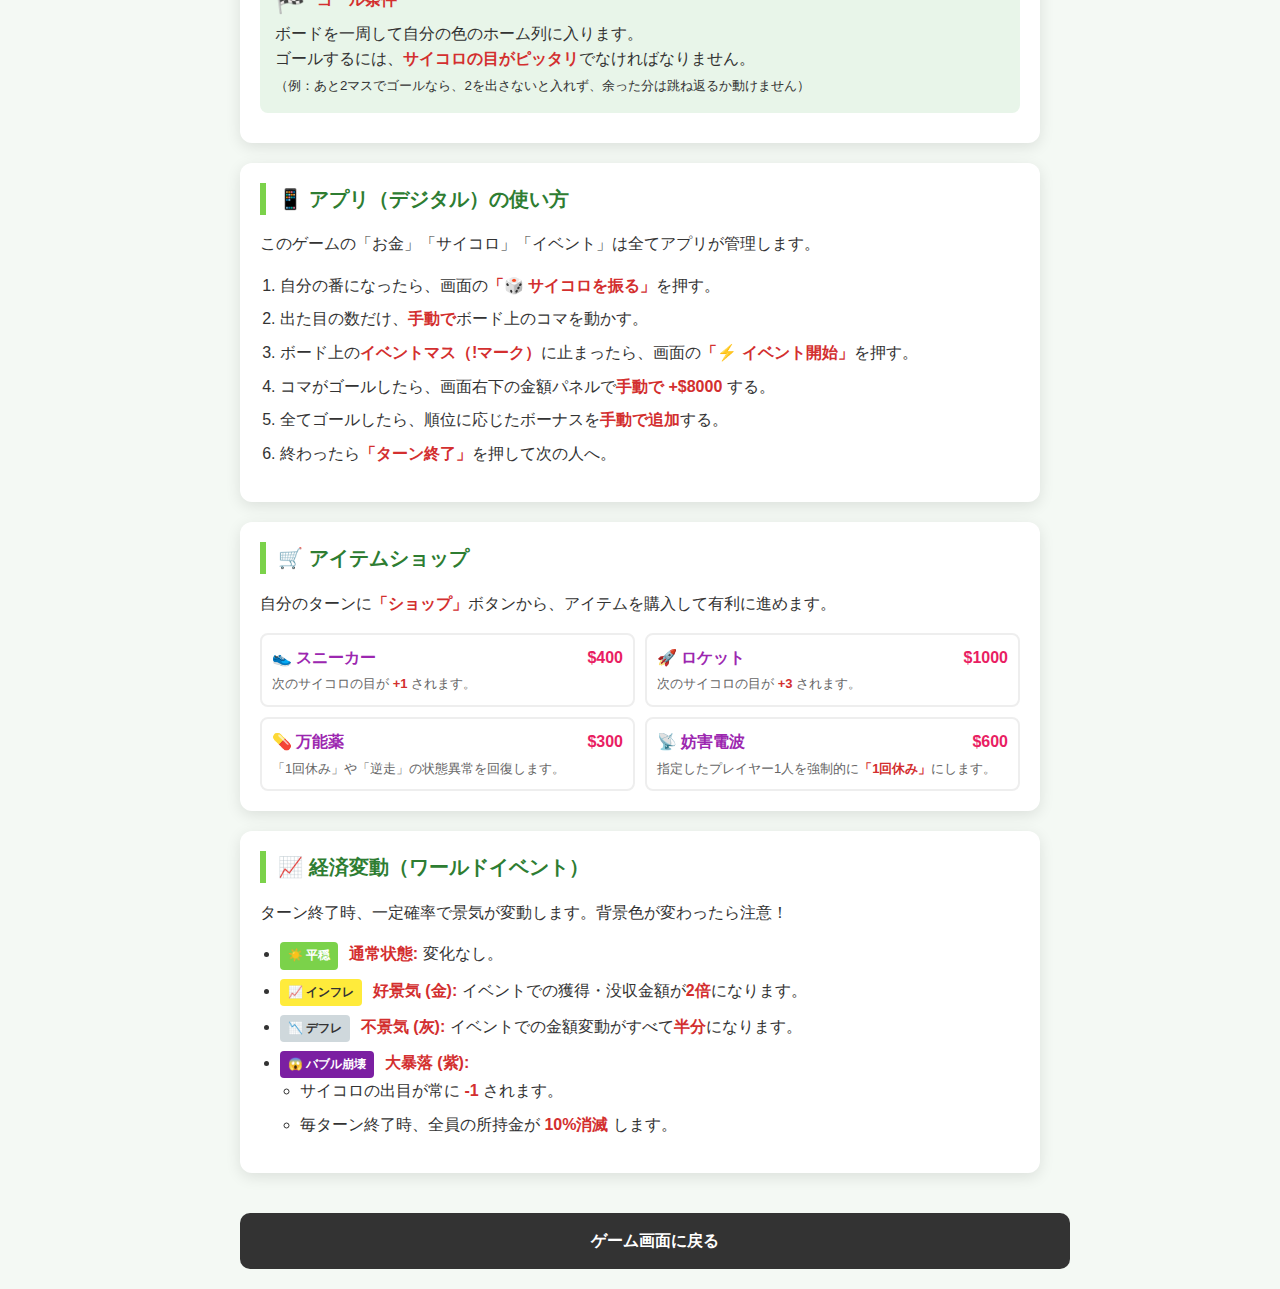
<file: rulu.html>
<!DOCTYPE html>
<html lang="ja">
<head>
<meta charset="UTF-8">
<meta name="viewport" content="width=device-width,initial-scale=1">
<title>ゲームルール説明書</title>
<style>
  :root {
    --primary: #7bd24a;
    --accent: #ff9800;
    --text: #333;
    --bg: #f4f9f4;
    --card-bg: #fff;
    --shadow: 0 4px 15px rgba(0,0,0,0.1);
  }
  body {
    margin: 0;
    font-family: "Helvetica Neue", Arial, sans-serif;
    background: var(--bg);
    color: var(--text);
    line-height: 1.6;
  }
  .container {
    max-width: 800px;
    margin: 0 auto;
    padding: 20px;
  }
  header {
    text-align: center;
    margin-bottom: 30px;
    padding: 20px;
    background: var(--primary);
    color: #fff;
    border-radius: 15px;
    box-shadow: var(--shadow);
  }
  h1 { margin: 0; font-size: 24px; }
  .subtitle { font-size: 14px; opacity: 0.9; margin-top: 5px; }
  
  h2 {
    border-left: 6px solid var(--primary);
    padding-left: 12px;
    margin-top: 0;
    font-size: 20px;
    color: #2e7d32;
  }
  .card {
    background: var(--card-bg);
    padding: 20px;
    border-radius: 12px;
    box-shadow: var(--shadow);
    margin-bottom: 20px;
  }
  
  /* ボーナス表示用のスタイル */
  .bonus-box {
    background: #fff8e1;
    border: 2px solid #ffb74d;
    border-radius: 8px;
    padding: 15px;
    margin-top: 15px;
  }
  .bonus-heading {
    color: #ef6c00;
    font-weight: bold;
    font-size: 1.1em;
    margin-bottom: 8px;
    display: block;
    border-bottom: 1px dashed #ffb74d;
    padding-bottom: 5px;
  }
  .rank-table {
    width: 100%;
    border-collapse: collapse;
    background: #fff;
    margin-top: 8px;
  }
  .rank-table th, .rank-table td {
    border: 1px solid #ffe0b2;
    padding: 8px;
    text-align: center;
  }
  .rank-table th { background: #ffe0b2; color: #e65100; }
  .rank-1 { color: #d32f2f; font-weight: bold; font-size: 1.2em; }

  /* ルドーの図解風スタイル */
  .ludo-rule-box {
    background: #e8f5e9;
    border-radius: 8px;
    padding: 15px;
    margin: 10px 0;
  }
  .rule-icon { font-size: 24px; vertical-align: middle; margin-right: 8px; }
  
  ul, ol { padding-left: 20px; }
  li { margin-bottom: 8px; }
  strong { color: #d32f2f; }
  
  /* アイテムリスト */
  .item-list {
    display: grid;
    grid-template-columns: 1fr 1fr;
    gap: 10px;
  }
  @media(max-width:600px){ .item-list{ grid-template-columns: 1fr; } }

  .item {
    border: 2px solid #eee;
    padding: 10px;
    border-radius: 8px;
  }
  .item-name { font-weight: bold; color: #9c27b0; }
  .item-price { color: #e91e63; font-weight: bold; float: right; }
  .item-desc { font-size: 13px; color: #666; margin-top: 4px; }
  
  /* 経済状況の色分け */
  .eco-badge {
    display: inline-block;
    padding: 4px 8px;
    border-radius: 4px;
    font-weight: bold;
    color: #fff;
    font-size: 12px;
    margin-right: 6px;
  }
  .eco-normal { background: #7bd24a; }
  .eco-inf { background: #ffeb3b; color: #333; }
  .eco-def { background: #cfd8dc; color: #333; }
  .eco-burst { background: #7b1fa2; }

  .back-btn {
    display: block;
    width: 100%;
    padding: 15px;
    background: #333;
    color: #fff;
    text-align: center;
    text-decoration: none;
    border-radius: 10px;
    font-weight: bold;
    margin-top: 40px;
  }
  .back-btn:hover { opacity: 0.9; }
</style>
</head>
<body>

<div class="container">
  <header>
    <h1>🎲 ルドー × イベントマネーゲーム</h1>
    <div class="subtitle">ハイブリッドルールブック</div>
  </header>

  <section class="card">
    <h2>🏆 勝利条件とボーナス</h2>
    <p>4つのコマ全てを、自分の色のホーム列（ゴール）に入れることを目指します。</p>

    <div class="bonus-box">
      <span class="bonus-heading">🚩 ゴール到達ボーナス</span>
      コマが1つホーム列に入るたびに、以下の金額を獲得します。
      <div style="font-size:1.5em; text-align:center; color:#d32f2f; margin:10px 0; font-weight:bold;">
        $8,000 獲得
      </div>
      <small>※アプリの金額パネル（+1000など）を使って<strong>手動で増やしてください</strong>。</small>
    </div>

    <div class="bonus-box">
      <span class="bonus-heading">👑 順位確定ボーナス（上がり）</span>
      ホーム列を最初に埋めた人から順に、以下の追加ボーナスを獲得します。
      <table class="rank-table">
        <tr>
          <th>順位</th>
          <th>ボーナス金額</th>
        </tr>
        <tr>
          <td class="rank-1">1位</td>
          <td class="rank-1">+$10,000</td>
        </tr>
        <tr>
          <td>2位</td>
          <td>+$8,000</td>
        </tr>
        <tr>
          <td>3位</td>
          <td>+$5,000</td>
        </tr>
        <tr>
          <td>4位</td>
          <td>+$2,000</td>
        </tr>
      </table>
      <small>※順位が決まったら、金額パネルで<strong>手動で追加してください</strong>。</small>
    </div>

    <hr style="border:0; border-top:1px dashed #ccc; margin:20px 0;">

    <ul>
      <li><strong>資産王:</strong> 全員がゴールするか規定ターン終了時に<strong>最も所持金が多い人</strong>が最終的な勝者です。（早く上がってもお金がなければ負けです！）</li>
      <li><strong>⚠️ 失格（ゲームオーバー）:</strong> 所持金が <strong>$0以下</strong> になると破産となり、ゲームから即脱落します。</li>
    </ul>
  </section>

  <section class="card">
    <h2>🎲 ルドー（盤面）の基本ルール</h2>
    <p>このゲームは、物理的なボードゲーム「ルドー」のルールに従ってコマを進めます。</p>

    <div class="ludo-rule-box">
      <span class="rule-icon">🏠</span> <strong>スタート（出庫）</strong><br>
      最初はコマを「ベース（待機所）」に置きます。<br>
      サイコロで <strong>「6」</strong> が出た時だけ、コマを1つスタート地点（矢印のマス）に出すことができます。
    </div>

    <div class="ludo-rule-box">
      <span class="rule-icon">🏃</span> <strong>移動と「6」のボーナス</strong><br>
      <ul>
        <li>時計回りにコマを進めます。</li>
        <li><strong>「6」が出たらもう一度サイコロを振れます！</strong></li>
      </ul>
    </div>

    <div class="ludo-rule-box">
      <span class="rule-icon">💥</span> <strong>キャプチャ（激突）</strong><br>
      自分のコマが、<strong>他のプレイヤーのコマがあるマスに重なって止まった場合</strong>、相手のコマをベース（待機所）に強制送還できます！<br>
      <small>※「安全地帯（セーフティマス）」がある場合、そこでは重なってもOKです。</small>
    </div>

    <div class="ludo-rule-box">
      <span class="rule-icon">🏁</span> <strong>ゴール条件</strong><br>
      ボードを一周して自分の色のホーム列に入ります。<br>
      ゴールするには、<strong>サイコロの目がピッタリ</strong>でなければなりません。<br>
      <small>（例：あと2マスでゴールなら、2を出さないと入れず、余った分は跳ね返るか動けません）</small>
    </div>
  </section>

  <section class="card">
    <h2>📱 アプリ（デジタル）の使い方</h2>
    <p>このゲームの「お金」「サイコロ」「イベント」は全てアプリが管理します。</p>
    <ol>
      <li>自分の番になったら、画面の<strong>「🎲 サイコロを振る」</strong>を押す。</li>
      <li>出た目の数だけ、<strong>手動で</strong>ボード上のコマを動かす。</li>
      <li>ボード上の<strong>イベントマス（!マーク）</strong>に止まったら、画面の<strong>「⚡ イベント開始」</strong>を押す。</li>
      <li>コマがゴールしたら、画面右下の金額パネルで<strong>手動で +$8000</strong> する。</li>
      <li>全てゴールしたら、順位に応じたボーナスを<strong>手動で追加</strong>する。</li>
      <li>終わったら<strong>「ターン終了」</strong>を押して次の人へ。</li>
    </ol>
  </section>

  <section class="card">
    <h2>🛒 アイテムショップ</h2>
    <p>自分のターンに<strong>「ショップ」</strong>ボタンから、アイテムを購入して有利に進めます。</p>
    <div class="item-list">
      <div class="item">
        <span class="item-name">👟 スニーカー</span>
        <span class="item-price">$400</span>
        <div class="item-desc">次のサイコロの目が <strong>+1</strong> されます。</div>
      </div>
      <div class="item">
        <span class="item-name">🚀 ロケット</span>
        <span class="item-price">$1000</span>
        <div class="item-desc">次のサイコロの目が <strong>+3</strong> されます。</div>
      </div>
      <div class="item">
        <span class="item-name">💊 万能薬</span>
        <span class="item-price">$300</span>
        <div class="item-desc">「1回休み」や「逆走」の状態異常を回復します。</div>
      </div>
      <div class="item">
        <span class="item-name">📡 妨害電波</span>
        <span class="item-price">$600</span>
        <div class="item-desc">指定したプレイヤー1人を強制的に<strong>「1回休み」</strong>にします。</div>
      </div>
    </div>
  </section>

  <section class="card">
    <h2>📈 経済変動（ワールドイベント）</h2>
    <p>ターン終了時、一定確率で景気が変動します。背景色が変わったら注意！</p>
    
    <ul>
      <li>
        <span class="eco-badge eco-normal">☀️ 平穏</span>
        <strong>通常状態:</strong> 変化なし。
      </li>
      <li>
        <span class="eco-badge eco-inf">📈 インフレ</span>
        <strong>好景気 (金):</strong> イベントでの獲得・没収金額が<strong>2倍</strong>になります。
      </li>
      <li>
        <span class="eco-badge eco-def">📉 デフレ</span>
        <strong>不景気 (灰):</strong> イベントでの金額変動がすべて<strong>半分</strong>になります。
      </li>
      <li>
        <span class="eco-badge eco-burst">😱 バブル崩壊</span>
        <strong>大暴落 (紫):</strong> 
        <ul>
          <li>サイコロの出目が常に <strong>-1</strong> されます。</li>
          <li>毎ターン終了時、全員の所持金が <strong>10%消滅</strong> します。</li>
        </ul>
      </li>
    </ul>
  </section>

  <a href="game.html" class="back-btn">ゲーム画面に戻る</a>

</div>

</body>
</html>
</file>
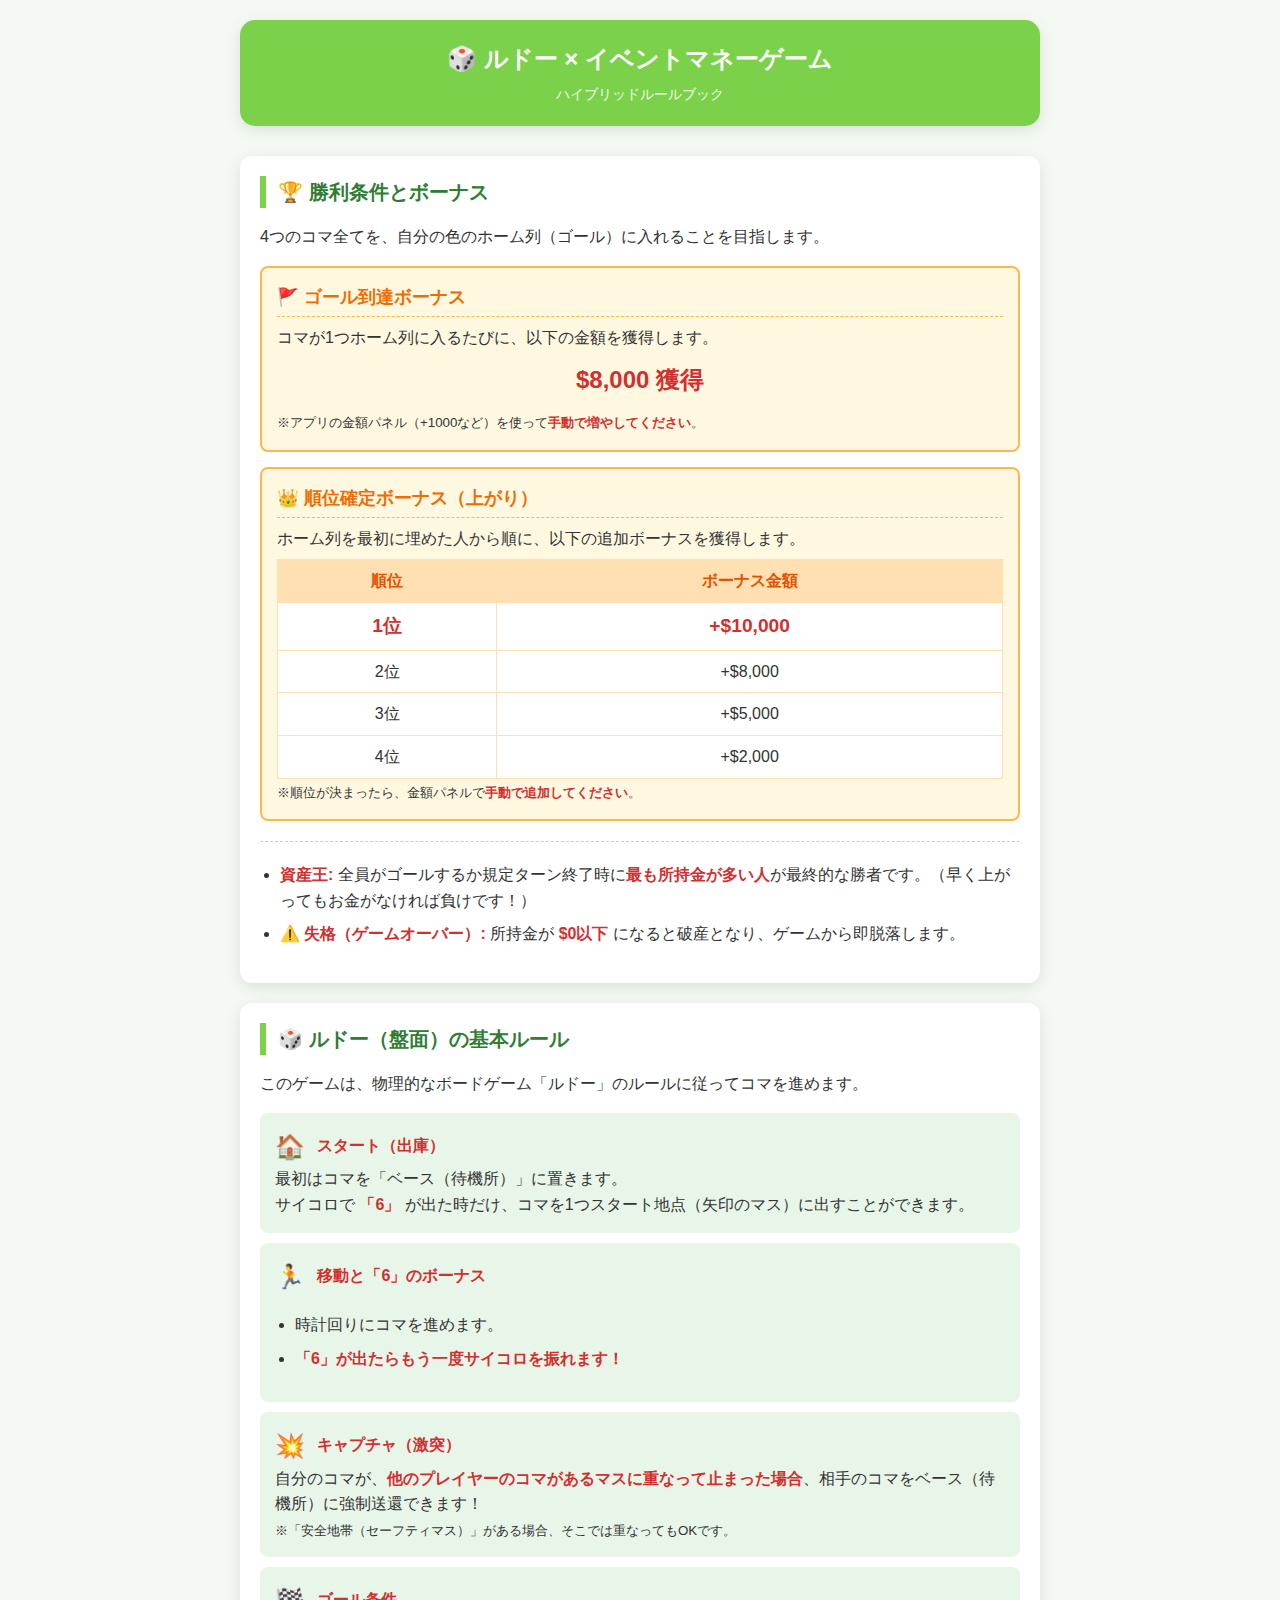
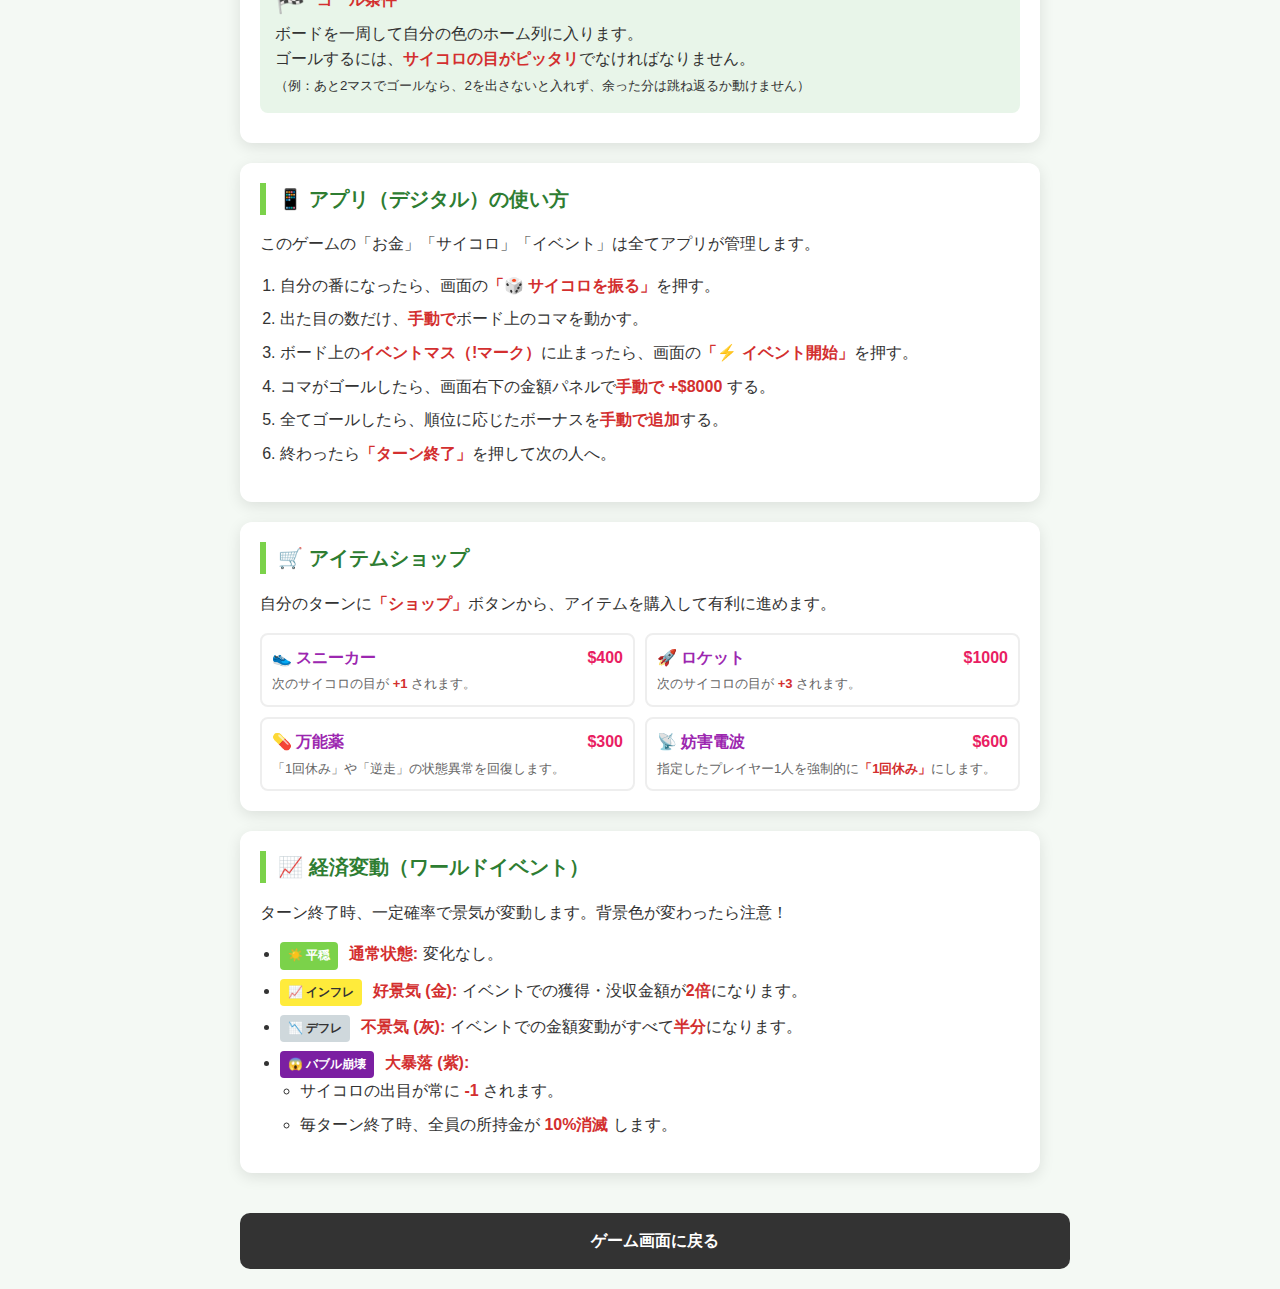
<file: rulus.html>
<!DOCTYPE html>
<html lang="ja">
<head>
<meta charset="UTF-8">
<meta name="viewport" content="width=device-width,initial-scale=1">
<title>ゲームルール説明書</title>
<style>
  :root {
    --primary: #7bd24a;
    --accent: #ff9800;
    --text: #333;
    --bg: #f4f9f4;
    --card-bg: #fff;
    --shadow: 0 4px 15px rgba(0,0,0,0.1);
  }
  body {
    margin: 0;
    font-family: "Helvetica Neue", Arial, sans-serif;
    background: var(--bg);
    color: var(--text);
    line-height: 1.6;
  }
  .container {
    max-width: 800px;
    margin: 0 auto;
    padding: 20px;
  }
  header {
    text-align: center;
    margin-bottom: 30px;
    padding: 20px;
    background: var(--primary);
    color: #fff;
    border-radius: 15px;
    box-shadow: var(--shadow);
  }
  h1 { margin: 0; font-size: 24px; }
  .subtitle { font-size: 14px; opacity: 0.9; margin-top: 5px; }
  
  h2 {
    border-left: 6px solid var(--primary);
    padding-left: 12px;
    margin-top: 0;
    font-size: 20px;
    color: #2e7d32;
  }
  .card {
    background: var(--card-bg);
    padding: 20px;
    border-radius: 12px;
    box-shadow: var(--shadow);
    margin-bottom: 20px;
  }
  
  /* ボーナス表示用のスタイル */
  .bonus-box {
    background: #fff8e1;
    border: 2px solid #ffb74d;
    border-radius: 8px;
    padding: 15px;
    margin-top: 15px;
  }
  .bonus-heading {
    color: #ef6c00;
    font-weight: bold;
    font-size: 1.1em;
    margin-bottom: 8px;
    display: block;
    border-bottom: 1px dashed #ffb74d;
    padding-bottom: 5px;
  }
  .rank-table {
    width: 100%;
    border-collapse: collapse;
    background: #fff;
    margin-top: 8px;
  }
  .rank-table th, .rank-table td {
    border: 1px solid #ffe0b2;
    padding: 8px;
    text-align: center;
  }
  .rank-table th { background: #ffe0b2; color: #e65100; }
  .rank-1 { color: #d32f2f; font-weight: bold; font-size: 1.2em; }

  /* ルドーの図解風スタイル */
  .ludo-rule-box {
    background: #e8f5e9;
    border-radius: 8px;
    padding: 15px;
    margin: 10px 0;
  }
  .rule-icon { font-size: 24px; vertical-align: middle; margin-right: 8px; }
  
  ul, ol { padding-left: 20px; }
  li { margin-bottom: 8px; }
  strong { color: #d32f2f; }
  
  /* アイテムリスト */
  .item-list {
    display: grid;
    grid-template-columns: 1fr 1fr;
    gap: 10px;
  }
  @media(max-width:600px){ .item-list{ grid-template-columns: 1fr; } }

  .item {
    border: 2px solid #eee;
    padding: 10px;
    border-radius: 8px;
  }
  .item-name { font-weight: bold; color: #9c27b0; }
  .item-price { color: #e91e63; font-weight: bold; float: right; }
  .item-desc { font-size: 13px; color: #666; margin-top: 4px; }
  
  /* 経済状況の色分け */
  .eco-badge {
    display: inline-block;
    padding: 4px 8px;
    border-radius: 4px;
    font-weight: bold;
    color: #fff;
    font-size: 12px;
    margin-right: 6px;
  }
  .eco-normal { background: #7bd24a; }
  .eco-inf { background: #ffeb3b; color: #333; }
  .eco-def { background: #cfd8dc; color: #333; }
  .eco-burst { background: #7b1fa2; }

  .back-btn {
    display: block;
    width: 100%;
    padding: 15px;
    background: #333;
    color: #fff;
    text-align: center;
    text-decoration: none;
    border-radius: 10px;
    font-weight: bold;
    margin-top: 40px;
  }
  .back-btn:hover { opacity: 0.9; }
</style>
</head>
<body>

<div class="container">
  <header>
    <h1>🎲 ルドー × イベントマネーゲーム</h1>
    <div class="subtitle">ハイブリッドルールブック</div>
  </header>

  <section class="card">
    <h2>🏆 勝利条件とボーナス</h2>
    <p>4つのコマ全てを、自分の色のホーム列（ゴール）に入れることを目指します。</p>

    <div class="bonus-box">
      <span class="bonus-heading">🚩 ゴール到達ボーナス</span>
      コマが1つホーム列に入るたびに、以下の金額を獲得します。
      <div style="font-size:1.5em; text-align:center; color:#d32f2f; margin:10px 0; font-weight:bold;">
        $8,000 獲得
      </div>
      <small>※アプリの金額パネル（+1000など）を使って<strong>手動で増やしてください</strong>。</small>
    </div>

    <div class="bonus-box">
      <span class="bonus-heading">👑 順位確定ボーナス（上がり）</span>
      ホーム列を最初に埋めた人から順に、以下の追加ボーナスを獲得します。
      <table class="rank-table">
        <tr>
          <th>順位</th>
          <th>ボーナス金額</th>
        </tr>
        <tr>
          <td class="rank-1">1位</td>
          <td class="rank-1">+$10,000</td>
        </tr>
        <tr>
          <td>2位</td>
          <td>+$8,000</td>
        </tr>
        <tr>
          <td>3位</td>
          <td>+$5,000</td>
        </tr>
        <tr>
          <td>4位</td>
          <td>+$2,000</td>
        </tr>
      </table>
      <small>※順位が決まったら、金額パネルで<strong>手動で追加してください</strong>。</small>
    </div>

    <hr style="border:0; border-top:1px dashed #ccc; margin:20px 0;">

    <ul>
      <li><strong>資産王:</strong> 全員がゴールするか規定ターン終了時に<strong>最も所持金が多い人</strong>が最終的な勝者です。（早く上がってもお金がなければ負けです！）</li>
      <li><strong>⚠️ 失格（ゲームオーバー）:</strong> 所持金が <strong>$0以下</strong> になると破産となり、ゲームから即脱落します。</li>
    </ul>
  </section>

  <section class="card">
    <h2>🎲 ルドー（盤面）の基本ルール</h2>
    <p>このゲームは、物理的なボードゲーム「ルドー」のルールに従ってコマを進めます。</p>

    <div class="ludo-rule-box">
      <span class="rule-icon">🏠</span> <strong>スタート（出庫）</strong><br>
      最初はコマを「ベース（待機所）」に置きます。<br>
      サイコロで <strong>「6」</strong> が出た時だけ、コマを1つスタート地点（矢印のマス）に出すことができます。
    </div>

    <div class="ludo-rule-box">
      <span class="rule-icon">🏃</span> <strong>移動と「6」のボーナス</strong><br>
      <ul>
        <li>時計回りにコマを進めます。</li>
        <li><strong>「6」が出たらもう一度サイコロを振れます！</strong></li>
      </ul>
    </div>

    <div class="ludo-rule-box">
      <span class="rule-icon">💥</span> <strong>キャプチャ（激突）</strong><br>
      自分のコマが、<strong>他のプレイヤーのコマがあるマスに重なって止まった場合</strong>、相手のコマをベース（待機所）に強制送還できます！<br>
      <small>※「安全地帯（セーフティマス）」がある場合、そこでは重なってもOKです。</small>
    </div>

    <div class="ludo-rule-box">
      <span class="rule-icon">🏁</span> <strong>ゴール条件</strong><br>
      ボードを一周して自分の色のホーム列に入ります。<br>
      ゴールするには、<strong>サイコロの目がピッタリ</strong>でなければなりません。<br>
      <small>（例：あと2マスでゴールなら、2を出さないと入れず、余った分は跳ね返るか動けません）</small>
    </div>
  </section>

  <section class="card">
    <h2>📱 アプリ（デジタル）の使い方</h2>
    <p>このゲームの「お金」「サイコロ」「イベント」は全てアプリが管理します。</p>
    <ol>
      <li>自分の番になったら、画面の<strong>「🎲 サイコロを振る」</strong>を押す。</li>
      <li>出た目の数だけ、<strong>手動で</strong>ボード上のコマを動かす。</li>
      <li>ボード上の<strong>イベントマス（!マーク）</strong>に止まったら、画面の<strong>「⚡ イベント開始」</strong>を押す。</li>
      <li>コマがゴールしたら、画面右下の金額パネルで<strong>手動で +$8000</strong> する。</li>
      <li>全てゴールしたら、順位に応じたボーナスを<strong>手動で追加</strong>する。</li>
      <li>終わったら<strong>「ターン終了」</strong>を押して次の人へ。</li>
    </ol>
  </section>

  <section class="card">
    <h2>🛒 アイテムショップ</h2>
    <p>自分のターンに<strong>「ショップ」</strong>ボタンから、アイテムを購入して有利に進めます。</p>
    <div class="item-list">
      <div class="item">
        <span class="item-name">👟 スニーカー</span>
        <span class="item-price">$400</span>
        <div class="item-desc">次のサイコロの目が <strong>+1</strong> されます。</div>
      </div>
      <div class="item">
        <span class="item-name">🚀 ロケット</span>
        <span class="item-price">$1000</span>
        <div class="item-desc">次のサイコロの目が <strong>+3</strong> されます。</div>
      </div>
      <div class="item">
        <span class="item-name">💊 万能薬</span>
        <span class="item-price">$300</span>
        <div class="item-desc">「1回休み」や「逆走」の状態異常を回復します。</div>
      </div>
      <div class="item">
        <span class="item-name">📡 妨害電波</span>
        <span class="item-price">$600</span>
        <div class="item-desc">指定したプレイヤー1人を強制的に<strong>「1回休み」</strong>にします。</div>
      </div>
    </div>
  </section>

  <section class="card">
    <h2>📈 経済変動（ワールドイベント）</h2>
    <p>ターン終了時、一定確率で景気が変動します。背景色が変わったら注意！</p>
    
    <ul>
      <li>
        <span class="eco-badge eco-normal">☀️ 平穏</span>
        <strong>通常状態:</strong> 変化なし。
      </li>
      <li>
        <span class="eco-badge eco-inf">📈 インフレ</span>
        <strong>好景気 (金):</strong> イベントでの獲得・没収金額が<strong>2倍</strong>になります。
      </li>
      <li>
        <span class="eco-badge eco-def">📉 デフレ</span>
        <strong>不景気 (灰):</strong> イベントでの金額変動がすべて<strong>半分</strong>になります。
      </li>
      <li>
        <span class="eco-badge eco-burst">😱 バブル崩壊</span>
        <strong>大暴落 (紫):</strong> 
        <ul>
          <li>サイコロの出目が常に <strong>-1</strong> されます。</li>
          <li>毎ターン終了時、全員の所持金が <strong>10%消滅</strong> します。</li>
        </ul>
      </li>
    </ul>
  </section>

  <a href="game.html" class="back-btn">ゲーム画面に戻る</a>

</div>

</body>
</html>
</file>
